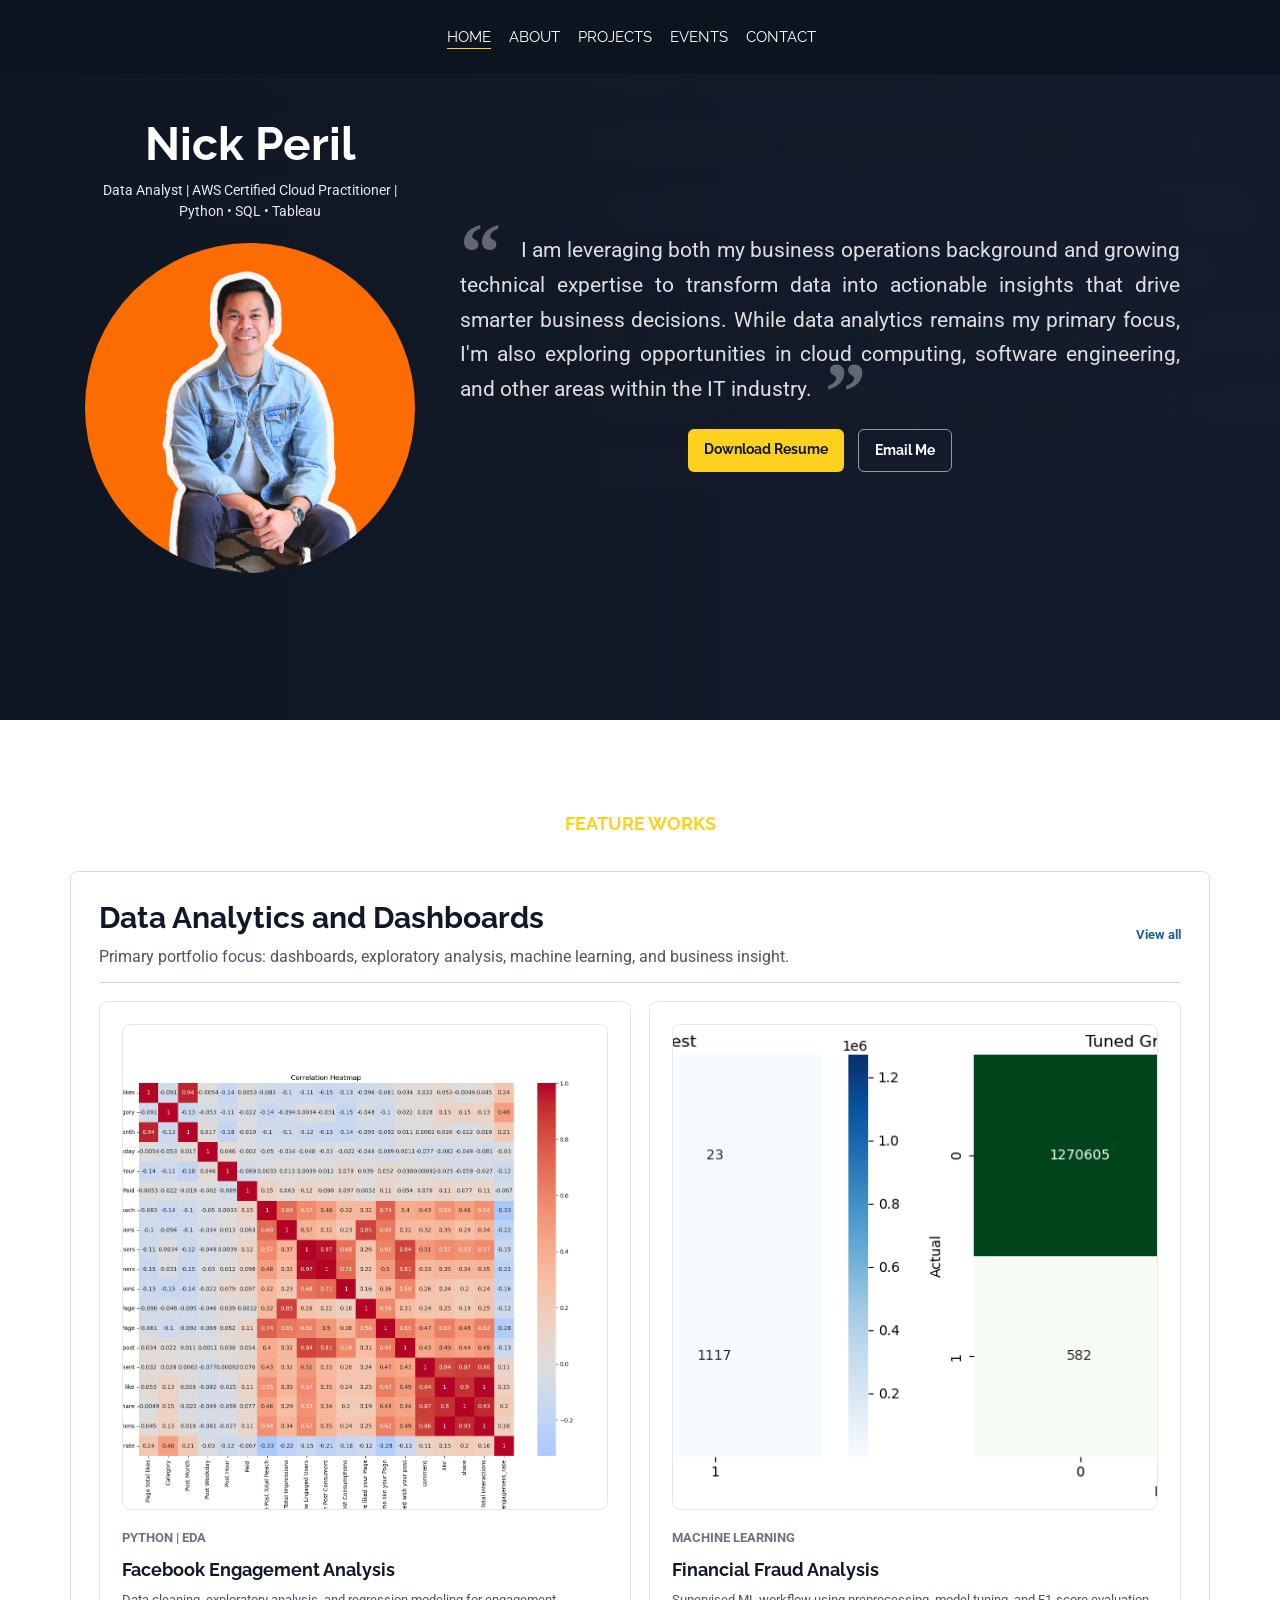
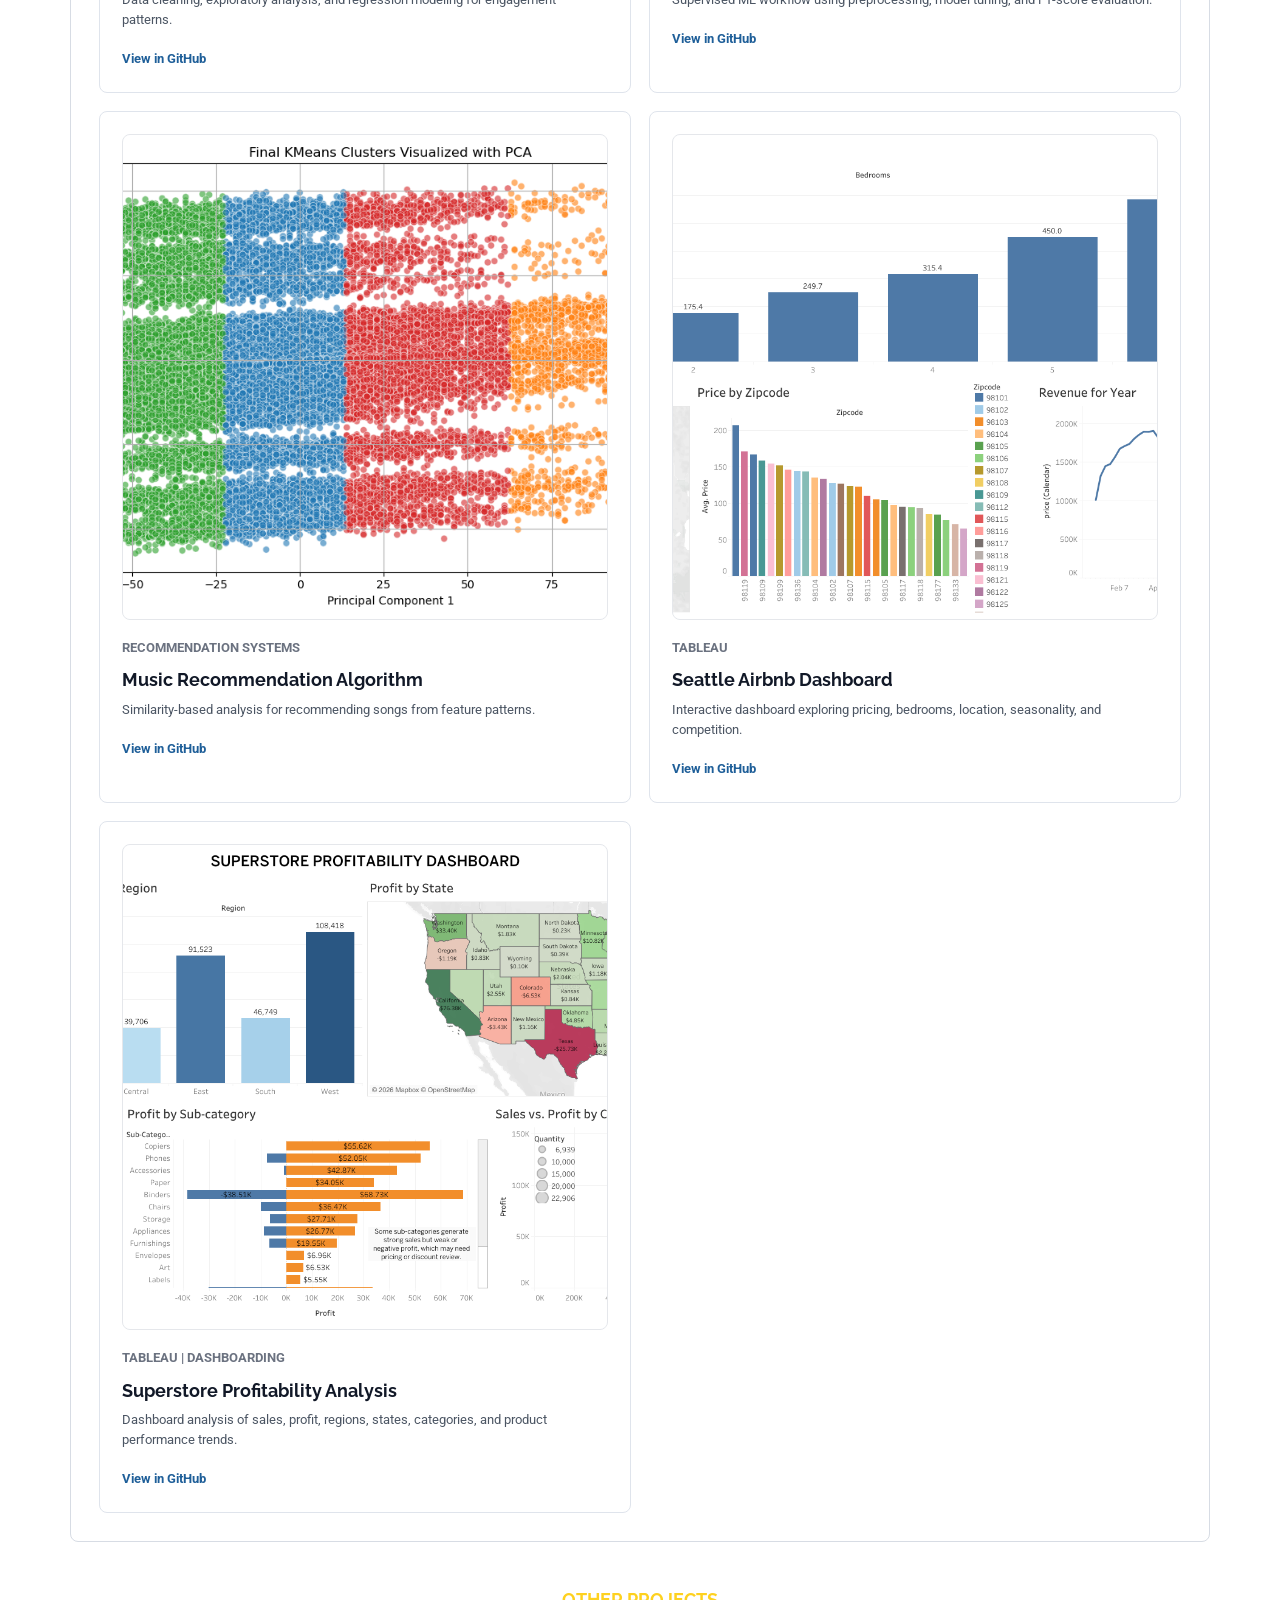
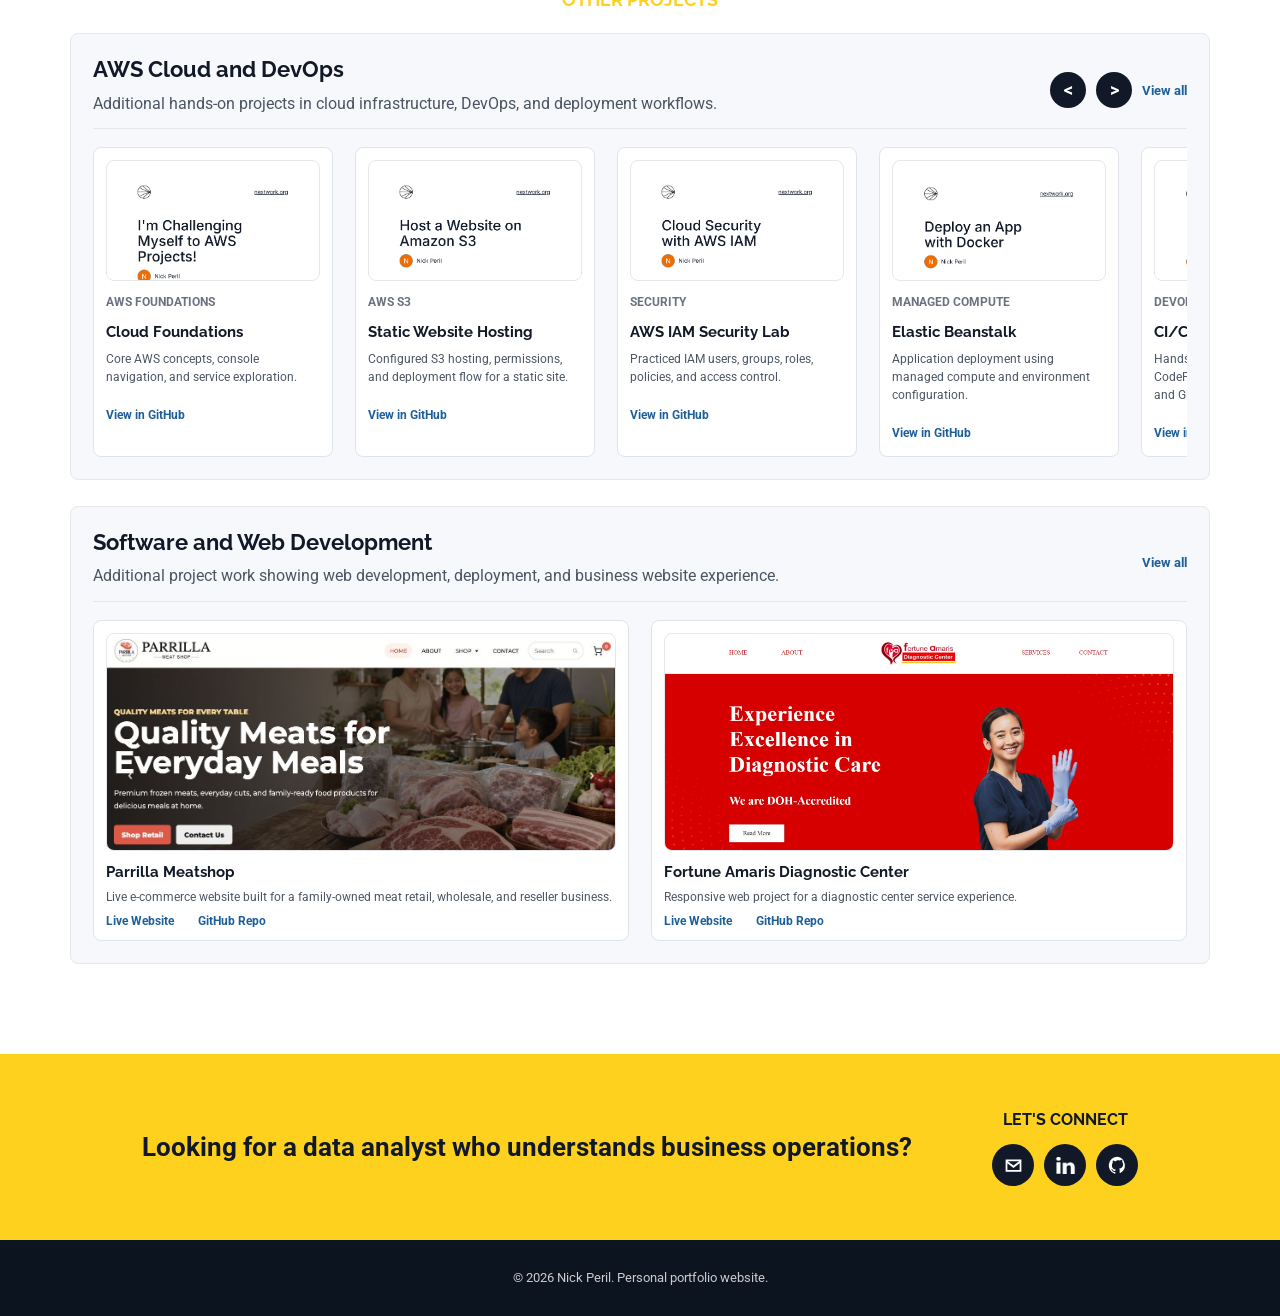
<file: index.html>
<!DOCTYPE html>
<html lang="en">
<head>
  <meta charset="utf-8" />
  <meta http-equiv="X-UA-Compatible" content="IE=edge" />
  <meta name="viewport" content="width=device-width, initial-scale=1, shrink-to-fit=no" />
  <meta name="description" content="Nicanor Peril portfolio: data analytics, AWS cloud, software development, and career-change journey from sales and operations into IT." />
  <meta name="author" content="Nicanor Peril" />
  <title>Nicanor Peril | Data Analyst Portfolio</title>
  <link rel="stylesheet" type="text/css" href="css/bootstrap.css" />
  <link href="https://fonts.googleapis.com/css?family=Raleway:400,700|Roboto:400,700&display=swap" rel="stylesheet" />
  <link href="css/style.css" rel="stylesheet" />
  <link href="css/responsive.css" rel="stylesheet" />
</head>
<body>
  <div class="hero_area portfolio-hero">
    <header class="header_section">
      <div class="container-fluid">
        <nav class="navbar navbar-expand-lg custom_nav-container pt-3">
          <a class="navbar-brand empty-brand" href="index.html" aria-label="Home"></a>
          <button class="navbar-toggler" type="button" data-toggle="collapse" data-target="#navbarSupportedContent">
            <span class="navbar-toggler-icon"></span>
          </button>
          <div class="collapse navbar-collapse" id="navbarSupportedContent">
            <ul class="navbar-nav ml-auto">
              <li class="nav-item active"><a class="nav-link pl-0" href="index.html">Home</a></li>
              <li class="nav-item"><a class="nav-link" href="about.html">About</a></li>
              <li class="nav-item"><a class="nav-link" href="projects.html">Projects</a></li>
              <li class="nav-item"><a class="nav-link" href="events.html">Events</a></li>
              <li class="nav-item"><a class="nav-link" href="contact.html">Contact</a></li>
            </ul>
          </div>
        </nav>
      </div>
    </header>

    <section class="portfolio-hero-content">
      <div class="container">
        <div class="row align-items-center">
          <div class="col-lg-4">
            <div class="hero-profile">
              <div class="hero-profile-caption">
                <h1>Nick Peril</h1>
                <span>Data Analyst | AWS Certified Cloud Practitioner | Python • SQL • Tableau</span>
              </div>
              <img src="assets/profile/nick-peril.png" alt="Nick Peril" />
            </div>
          </div>
          <div class="col-lg-8">
            <blockquote class="hero-lede">
              <span class="quote-mark quote-open" aria-hidden="true">“</span>
              I am leveraging both my business operations background and growing technical expertise to transform data into actionable insights that drive smarter business decisions. While data analytics remains my primary focus, I'm also exploring opportunities in cloud computing, software engineering, and other areas within the IT industry.
              <span class="quote-close-wrap" aria-hidden="true"><span class="quote-mark quote-close">”</span></span>
            </blockquote>
            <div class="hero-actions">
              <a class="primary-btn" href="assets/resume/Nicanor_Peril_Data_Analyst_Resume.pdf" download>Download Resume</a>
              <a class="secondary-btn" href="mailto:nicanorjr.peril@gmail.com">Email Me</a>
            </div>
          </div>
        </div>
      </div>
    </section>
  </div>

  <main>
    <section class="showcase-section layout_padding">
      <div class="container">
        <div class="section-title">
          <p class="eyebrow">Feature works</p>
        </div>

        <div class="strand-block primary-strand">
          <div class="strand-heading">
            <div>
              <h3>Data Analytics and Dashboards</h3>
              <p>Primary portfolio focus: dashboards, exploratory analysis, machine learning, and business insight.</p>
            </div>
            <div class="strand-tools">
              <a href="projects.html#data">View all</a>
            </div>
          </div>
          <div class="data-project-grid" id="data-projects">
            <article class="project-card">
              <img class="project-thumb" src="assets/project-thumbs/facebook-heatmap.png" alt="Facebook engagement correlation heatmap" />
              <span>Python | EDA</span>
              <h4>Facebook Engagement Analysis</h4>
              <p>Data cleaning, exploratory analysis, and regression modeling for engagement patterns.</p>
              <a href="https://github.com/nicolous-peril/facebook-engagement-analysis">View in GitHub</a>
            </article>
            <article class="project-card">
              <img class="project-thumb" src="assets/project-thumbs/fraud-confusion-matrix.png" alt="Financial fraud model confusion matrix" />
              <span>Machine Learning</span>
              <h4>Financial Fraud Analysis</h4>
              <p>Supervised ML workflow using preprocessing, model tuning, and F1-score evaluation.</p>
              <a href="https://github.com/nicolous-peril/financial-fraud-analysis">View in GitHub</a>
            </article>
            <article class="project-card">
              <img class="project-thumb" src="assets/project-thumbs/music-clusters.png" alt="Music recommendation clustering chart" />
              <span>Recommendation Systems</span>
              <h4>Music Recommendation Algorithm</h4>
              <p>Similarity-based analysis for recommending songs from feature patterns.</p>
              <a href="https://github.com/nicolous-peril/music-recommendation-algorithm">View in GitHub</a>
            </article>
            <article class="project-card">
              <img class="project-thumb" src="assets/project-thumbs/airbnb-dashboard.png" alt="Seattle Airbnb Tableau dashboard preview" />
              <span>Tableau</span>
              <h4>Seattle Airbnb Dashboard</h4>
              <p>Interactive dashboard exploring pricing, bedrooms, location, seasonality, and competition.</p>
              <a href="https://github.com/nicolous-peril/airbnb-tableau-project">View in GitHub</a>
            </article>
            <article class="project-card">
              <img class="project-thumb" src="assets/project-thumbs/superstore-dashboard.png" alt="Superstore profitability Tableau dashboard preview" />
              <span>Tableau | Dashboarding</span>
              <h4>Superstore Profitability Analysis</h4>
              <p>Dashboard analysis of sales, profit, regions, states, categories, and product performance trends.</p>
              <a href="https://github.com/nicolous-peril/superstore-dashboard">View in GitHub</a>
            </article>
          </div>
        </div>

        <div class="other-projects-heading">
          <p class="eyebrow">Other projects</p>
        </div>

        <div class="supporting-strands">
        <div class="strand-block supporting-strand">
          <div class="strand-heading">
            <div>
              <h3>AWS Cloud and DevOps</h3>
              <p>Additional hands-on projects in cloud infrastructure, DevOps, and deployment workflows.</p>
            </div>
            <div class="strand-tools">
              <button class="carousel-button" type="button" data-scroll-target="cloud-carousel" data-dir="-1" aria-label="Previous cloud projects">&lt;</button>
              <button class="carousel-button" type="button" data-scroll-target="cloud-carousel" data-dir="1" aria-label="Next cloud projects">&gt;</button>
              <a href="projects.html#cloud">View all</a>
            </div>
          </div>
          <div class="project-row" id="cloud-carousel">
            <article class="project-card">
              <img class="project-thumb" src="assets/project-thumbs/legendary-aws-beginners-challenge.pdf.png" alt="AWS cloud foundations report preview" />
              <span>AWS Foundations</span>
              <h4>Cloud Foundations</h4>
              <p>Core AWS concepts, console navigation, and service exploration.</p>
              <a href="https://github.com/nicolous-peril/aws-cloud-foundations">View in GitHub</a>
            </article>
            <article class="project-card">
              <img class="project-thumb" src="assets/project-thumbs/legendary-aws-host-a-website-on-s3.pdf.png" alt="AWS S3 static website hosting report preview" />
              <span>AWS S3</span>
              <h4>Static Website Hosting</h4>
              <p>Configured S3 hosting, permissions, and deployment flow for a static site.</p>
              <a href="https://github.com/nicolous-peril/aws-s3-static-website-hosting">View in GitHub</a>
            </article>
            <article class="project-card">
              <img class="project-thumb" src="assets/project-thumbs/legendary-aws-security-iam.pdf.png" alt="AWS IAM security report preview" />
              <span>Security</span>
              <h4>AWS IAM Security Lab</h4>
              <p>Practiced IAM users, groups, roles, policies, and access control.</p>
              <a href="https://github.com/nicolous-peril/aws-iam-security-lab">View in GitHub</a>
            </article>
            <article class="project-card">
              <img class="project-thumb" src="assets/project-thumbs/legendary-aws-compute-eb.pdf.png" alt="Elastic Beanstalk deployment report preview" />
              <span>Managed Compute</span>
              <h4>Elastic Beanstalk</h4>
              <p>Application deployment using managed compute and environment configuration.</p>
              <a href="https://github.com/nicolous-peril/aws-elastic-beanstalk-deployment">View in GitHub</a>
            </article>
            <article class="project-card">
              <img class="project-thumb" src="assets/project-thumbs/legendary-aws-devops-codepipeline-updated.pdf.png" alt="AWS CodePipeline report preview" />
              <span>DevOps</span>
              <h4>CI/CD CodePipeline</h4>
              <p>Hands-on pipeline practice with CodePipeline, CodeBuild, CodeDeploy, and GitHub.</p>
              <a href="https://github.com/nicolous-peril/aws-cicd-pipeline-codepipeline">View in GitHub</a>
            </article>
            <article class="project-card">
              <img class="project-thumb" src="assets/project-thumbs/legendary-aws-devops-terraform1.pdf.png" alt="AWS Terraform infrastructure report preview" />
              <span>Infrastructure</span>
              <h4>Terraform on AWS</h4>
              <p>Infrastructure as Code practice for repeatable AWS resource provisioning.</p>
              <a href="https://github.com/nicolous-peril/aws-terraform-infrastructure">View in GitHub</a>
            </article>
            <article class="project-card">
              <img class="project-thumb" src="assets/project-thumbs/legendary-aws-compute-eks1.pdf.png" alt="AWS EKS Kubernetes report preview" />
              <span>Docker | Kubernetes</span>
              <h4>AWS EKS Cluster</h4>
              <p>Container orchestration practice with AWS infrastructure and Kubernetes concepts.</p>
              <a href="https://github.com/nicolous-peril/aws-eks-kubernetes-cluster">View in GitHub</a>
            </article>
            <article class="project-card">
              <img class="project-thumb" src="assets/project-thumbs/legendary-aws-ai-lex.pdf.png" alt="Amazon Lex chatbot report preview" />
              <span>Conversational AI</span>
              <h4>Amazon Lex Chatbot</h4>
              <p>Built chatbot flows with intents, utterances, slots, and testing.</p>
              <a href="https://github.com/nicolous-peril/aws-lex-chatbot">View in GitHub</a>
            </article>
          </div>
        </div>

        <div class="strand-block supporting-strand software-strand">
          <div class="strand-heading">
            <div>
              <h3>Software and Web Development</h3>
              <p>Additional project work showing web development, deployment, and business website experience.</p>
            </div>
            <div class="strand-tools">
              <a href="projects.html#software">View all</a>
            </div>
          </div>
          <div class="project-row" id="software-carousel">
            <article class="project-card image-card">
              <img class="project-thumb" src="assets/project-thumbs/parrilla-meatshop-live-homepage.jpg" alt="Parrilla Meat Shop live website homepage preview" />
              <h4>Parrilla Meatshop</h4>
              <p>Live e-commerce website built for a family-owned meat retail, wholesale, and reseller business.</p>
              <div class="card-links">
                <a href="https://www.parrillameatshop.com" target="_blank" rel="noopener noreferrer">Live Website</a>
                <a href="https://github.com/nicolous-peril/parrilla-meatshop" target="_blank" rel="noopener noreferrer">GitHub Repo</a>
              </div>
            </article>
            <article class="project-card image-card">
              <img class="project-thumb" src="assets/project-thumbs/fortune-landing.jpg" alt="Fortune Amaris website preview" />
              <h4>Fortune Amaris Diagnostic Center</h4>
              <p>Responsive web project for a diagnostic center service experience.</p>
              <div class="card-links">
                <a href="https://nicolous-peril.github.io/fortune-amaris/" target="_blank" rel="noopener noreferrer">Live Website</a>
                <a href="https://github.com/nicolous-peril/fortune-amaris" target="_blank" rel="noopener noreferrer">GitHub Repo</a>
              </div>
            </article>
          </div>
        </div>
        </div>
      </div>
    </section>

    <section class="cta-band">
      <div class="container">
        <div class="cta-copy">
          <h2>Looking for a data analyst who understands business operations?</h2>
        </div>
        <div class="professional-links" aria-label="Professional links">
          <p class="eyebrow">Let's connect</p>
          <div class="professional-icon-row">
            <a class="professional-icon" href="mailto:nicanorjr.peril@gmail.com" aria-label="Email Nick Peril">
              <svg viewBox="0 0 24 24" aria-hidden="true">
                <path d="M3 5h18v14H3V5Zm2.4 2 6.6 5 6.6-5H5.4Zm13.6 10V9.5l-7 5.3-7-5.3V17h14Z" />
              </svg>
            </a>
            <a class="professional-icon" href="https://www.linkedin.com/in/nicanorjrperil/" aria-label="LinkedIn profile">
              <img src="images/linkedin.png" alt="" />
            </a>
            <a class="professional-icon github-icon" href="https://github.com/nicolous-peril" aria-label="GitHub profile">
              <svg viewBox="0 0 24 24" aria-hidden="true">
                <path d="M12 2a10 10 0 0 0-3.16 19.49c.5.09.68-.22.68-.48v-1.7c-2.78.6-3.37-1.2-3.37-1.2-.45-1.15-1.1-1.46-1.1-1.46-.9-.62.07-.6.07-.6 1 .07 1.53 1.03 1.53 1.03.89 1.52 2.34 1.08 2.91.83.09-.64.35-1.08.63-1.33-2.22-.25-4.56-1.11-4.56-4.94 0-1.09.39-1.98 1.03-2.68-.1-.25-.45-1.27.1-2.65 0 0 .84-.27 2.75 1.02A9.57 9.57 0 0 1 12 6c.85 0 1.7.11 2.5.33 1.9-1.29 2.74-1.02 2.74-1.02.55 1.38.2 2.4.1 2.65.64.7 1.03 1.59 1.03 2.68 0 3.84-2.34 4.68-4.57 4.93.36.31.68.92.68 1.86v2.76c0 .27.18.58.69.48A10 10 0 0 0 12 2Z" />
              </svg>
            </a>
          </div>
        </div>
      </div>
    </section>
  </main>

  <footer class="site-footer">
    <div class="container">
      <p>&copy; 2026 Nick Peril. Personal portfolio website.</p>
    </div>
  </footer>

  <script src="js/jquery-3.4.1.min.js"></script>
  <script src="js/bootstrap.js"></script>
  <script>
    document.querySelectorAll(".carousel-button").forEach(function(button) {
      button.addEventListener("click", function() {
        var target = document.getElementById(button.dataset.scrollTarget);
        var direction = Number(button.dataset.dir);
        if (!target) return;
        target.scrollBy({ left: direction * 340, behavior: "smooth" });
      });
    });
  </script>
</body>
</html>
</file>
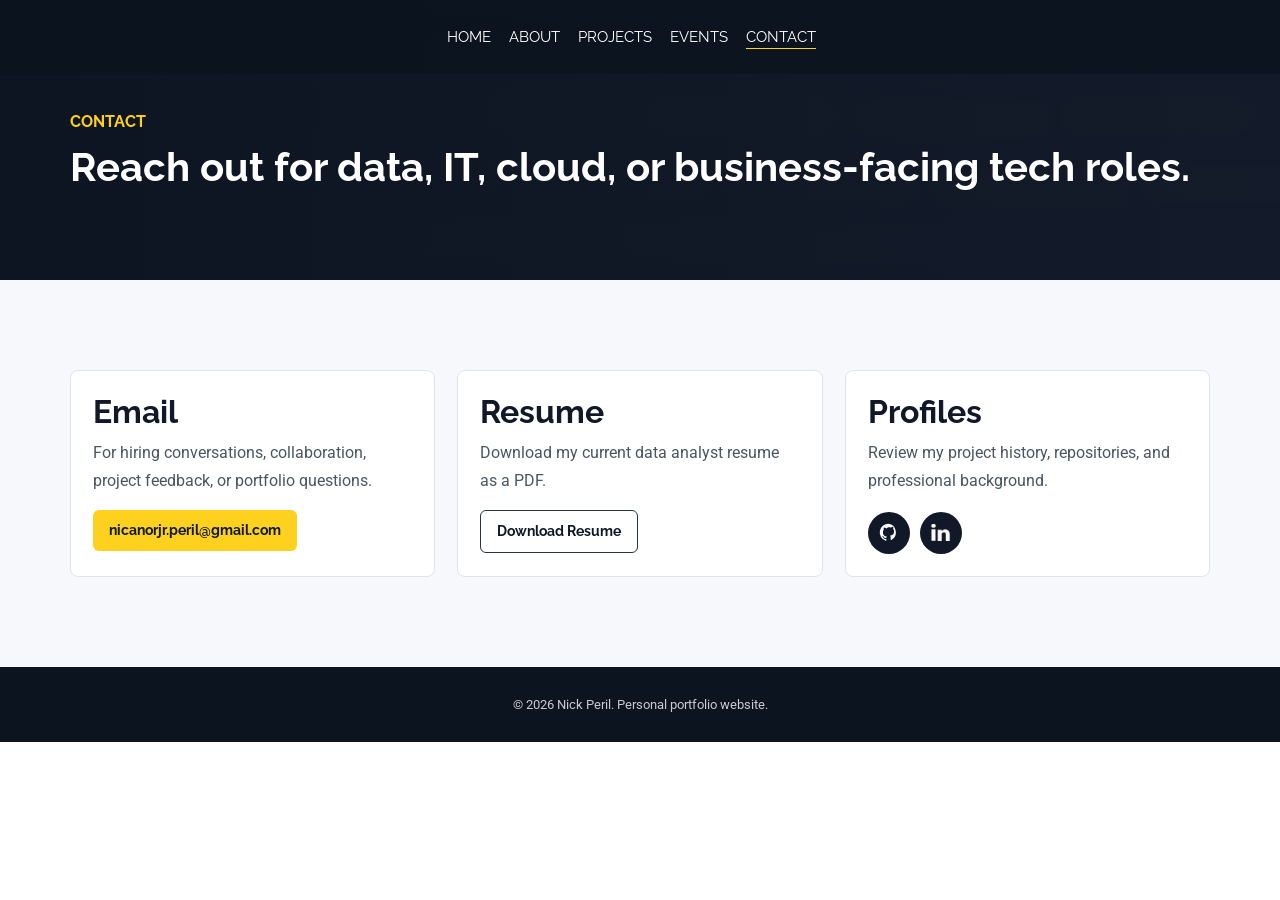
<file: contact.html>
<!DOCTYPE html>
<html lang="en">
<head>
  <meta charset="utf-8" />
  <meta http-equiv="X-UA-Compatible" content="IE=edge" />
  <meta name="viewport" content="width=device-width, initial-scale=1, shrink-to-fit=no" />
  <meta name="description" content="Contact Nicanor Peril for data analyst, IT, cloud, software, and operations opportunities." />
  <title>Contact | Nicanor Peril</title>
  <link rel="stylesheet" type="text/css" href="css/bootstrap.css" />
  <link href="https://fonts.googleapis.com/css?family=Raleway:400,700|Roboto:400,700&display=swap" rel="stylesheet" />
  <link href="css/style.css" rel="stylesheet" />
  <link href="css/responsive.css" rel="stylesheet" />
</head>
<body class="sub_page">
  <div class="hero_area compact-hero">
    <header class="header_section">
      <div class="container-fluid">
        <nav class="navbar navbar-expand-lg custom_nav-container pt-3">
          <a class="navbar-brand empty-brand" href="index.html" aria-label="Home"></a>
          <button class="navbar-toggler" type="button" data-toggle="collapse" data-target="#navbarSupportedContent">
            <span class="navbar-toggler-icon"></span>
          </button>
          <div class="collapse navbar-collapse" id="navbarSupportedContent">
            <ul class="navbar-nav ml-auto">
              <li class="nav-item"><a class="nav-link pl-0" href="index.html">Home</a></li>
              <li class="nav-item"><a class="nav-link" href="about.html">About</a></li>
              <li class="nav-item"><a class="nav-link" href="projects.html">Projects</a></li>
              <li class="nav-item"><a class="nav-link" href="events.html">Events</a></li>
              <li class="nav-item active"><a class="nav-link" href="contact.html">Contact</a></li>
            </ul>
          </div>
        </nav>
      </div>
    </header>
    <div class="container page-heading compact-page-heading">
      <p class="eyebrow">Contact</p>
      <h1>Reach out for data, IT, cloud, or business-facing tech roles.</h1>
    </div>
  </div>

  <main>
    <section class="contact-panel layout_padding">
      <div class="container">
        <div class="contact-grid">
          <article>
            <h2>Email</h2>
            <p>For hiring conversations, collaboration, project feedback, or portfolio questions.</p>
            <a class="primary-btn" href="mailto:nicanorjr.peril@gmail.com">nicanorjr.peril@gmail.com</a>
          </article>
          <article>
            <h2>Resume</h2>
            <p>Download my current data analyst resume as a PDF.</p>
            <a class="secondary-btn dark" href="assets/resume/Nicanor_Peril_Data_Analyst_Resume.pdf" download>Download Resume</a>
          </article>
          <article>
            <h2>Profiles</h2>
            <p>Review my project history, repositories, and professional background.</p>
            <div class="professional-icon-row profile-icon-row">
              <a class="professional-icon github-icon" href="https://github.com/nicolous-peril" aria-label="GitHub profile">
                <svg viewBox="0 0 24 24" aria-hidden="true">
                  <path d="M12 2a10 10 0 0 0-3.16 19.49c.5.09.68-.22.68-.48v-1.7c-2.78.6-3.37-1.2-3.37-1.2-.45-1.15-1.1-1.46-1.1-1.46-.9-.62.07-.6.07-.6 1 .07 1.53 1.03 1.53 1.03.89 1.52 2.34 1.08 2.91.83.09-.64.35-1.08.63-1.33-2.22-.25-4.56-1.11-4.56-4.94 0-1.09.39-1.98 1.03-2.68-.1-.25-.45-1.27.1-2.65 0 0 .84-.27 2.75 1.02A9.57 9.57 0 0 1 12 6c.85 0 1.7.11 2.5.33 1.9-1.29 2.74-1.02 2.74-1.02.55 1.38.2 2.4.1 2.65.64.7 1.03 1.59 1.03 2.68 0 3.84-2.34 4.68-4.57 4.93.36.31.68.92.68 1.86v2.76c0 .27.18.58.69.48A10 10 0 0 0 12 2Z" />
                </svg>
              </a>
              <a class="professional-icon" href="https://www.linkedin.com/in/nicanorjrperil/" aria-label="LinkedIn profile">
                <img src="images/linkedin.png" alt="" />
              </a>
            </div>
          </article>
        </div>
      </div>
    </section>
  </main>

  <footer class="site-footer">
    <div class="container">
      <p>&copy; 2026 Nick Peril. Personal portfolio website.</p>
    </div>
  </footer>

  <script src="js/jquery-3.4.1.min.js"></script>
  <script src="js/bootstrap.js"></script>
</body>
</html>
</file>
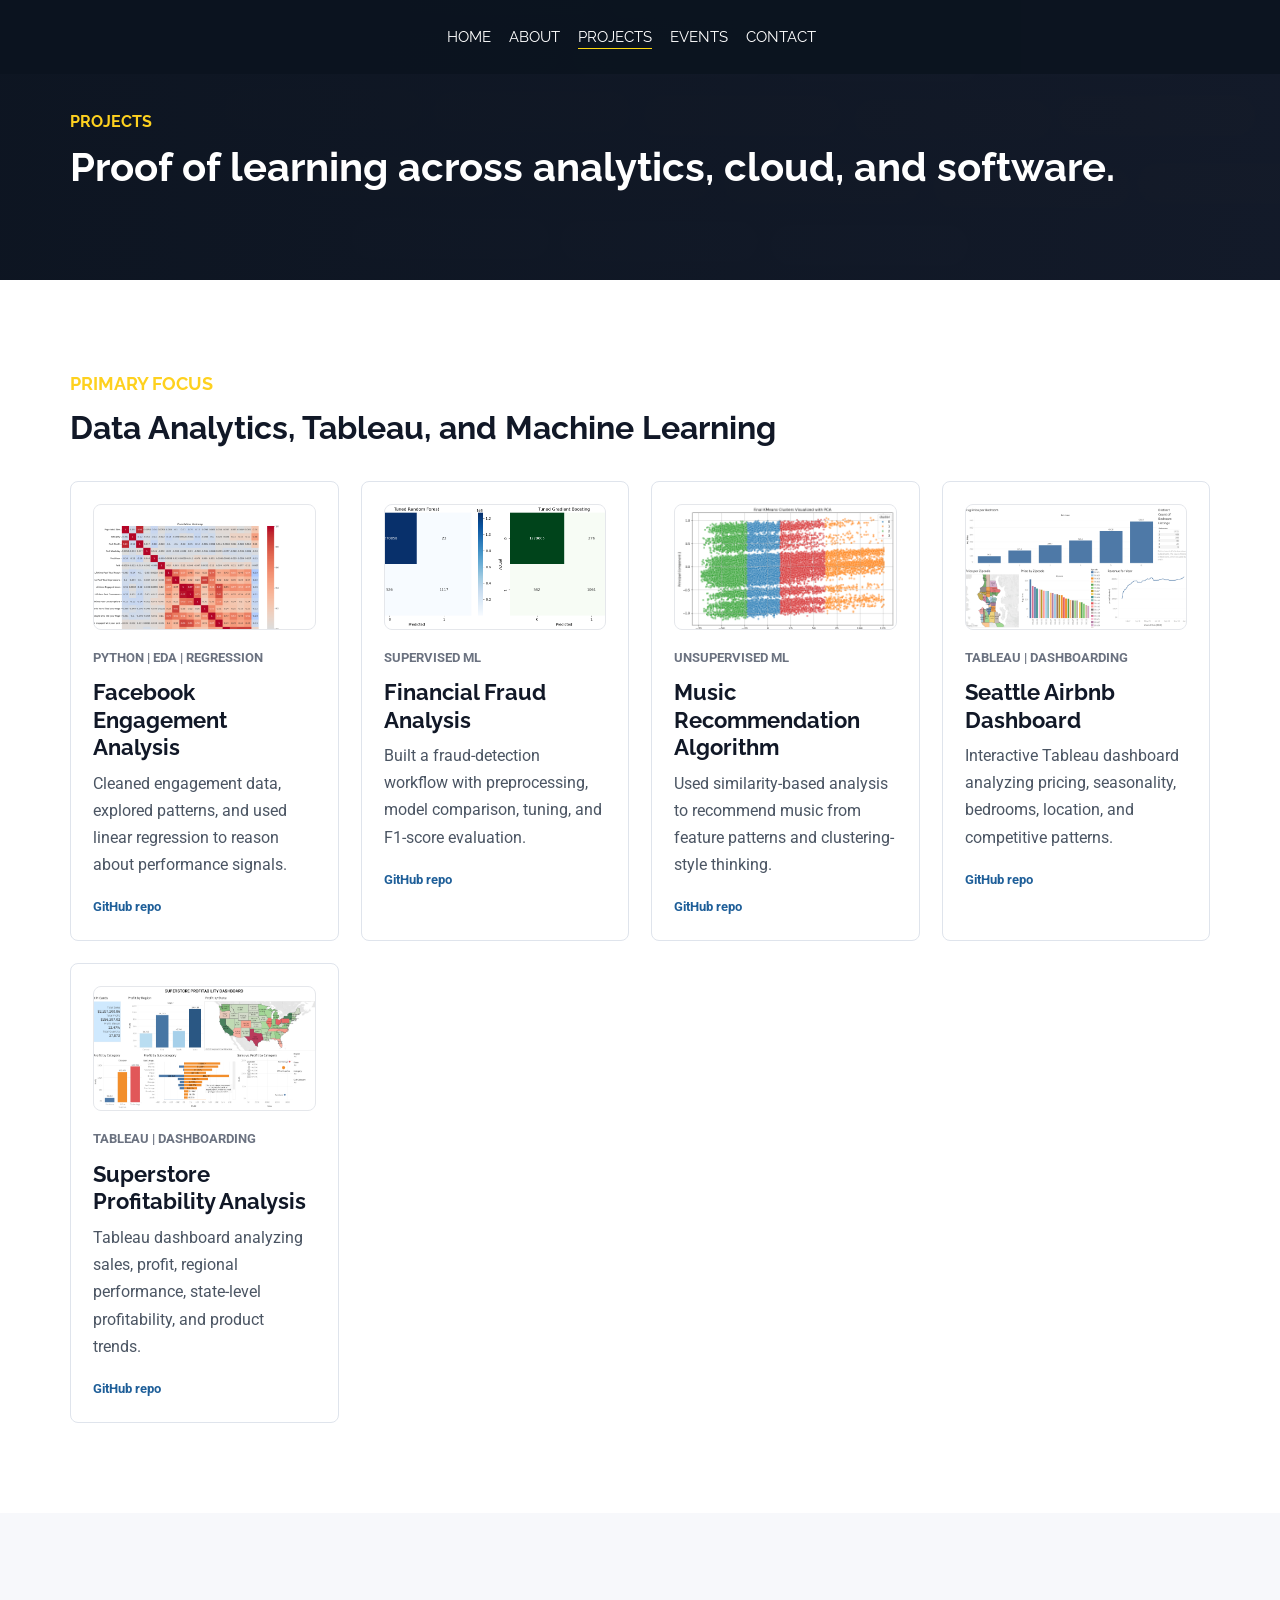
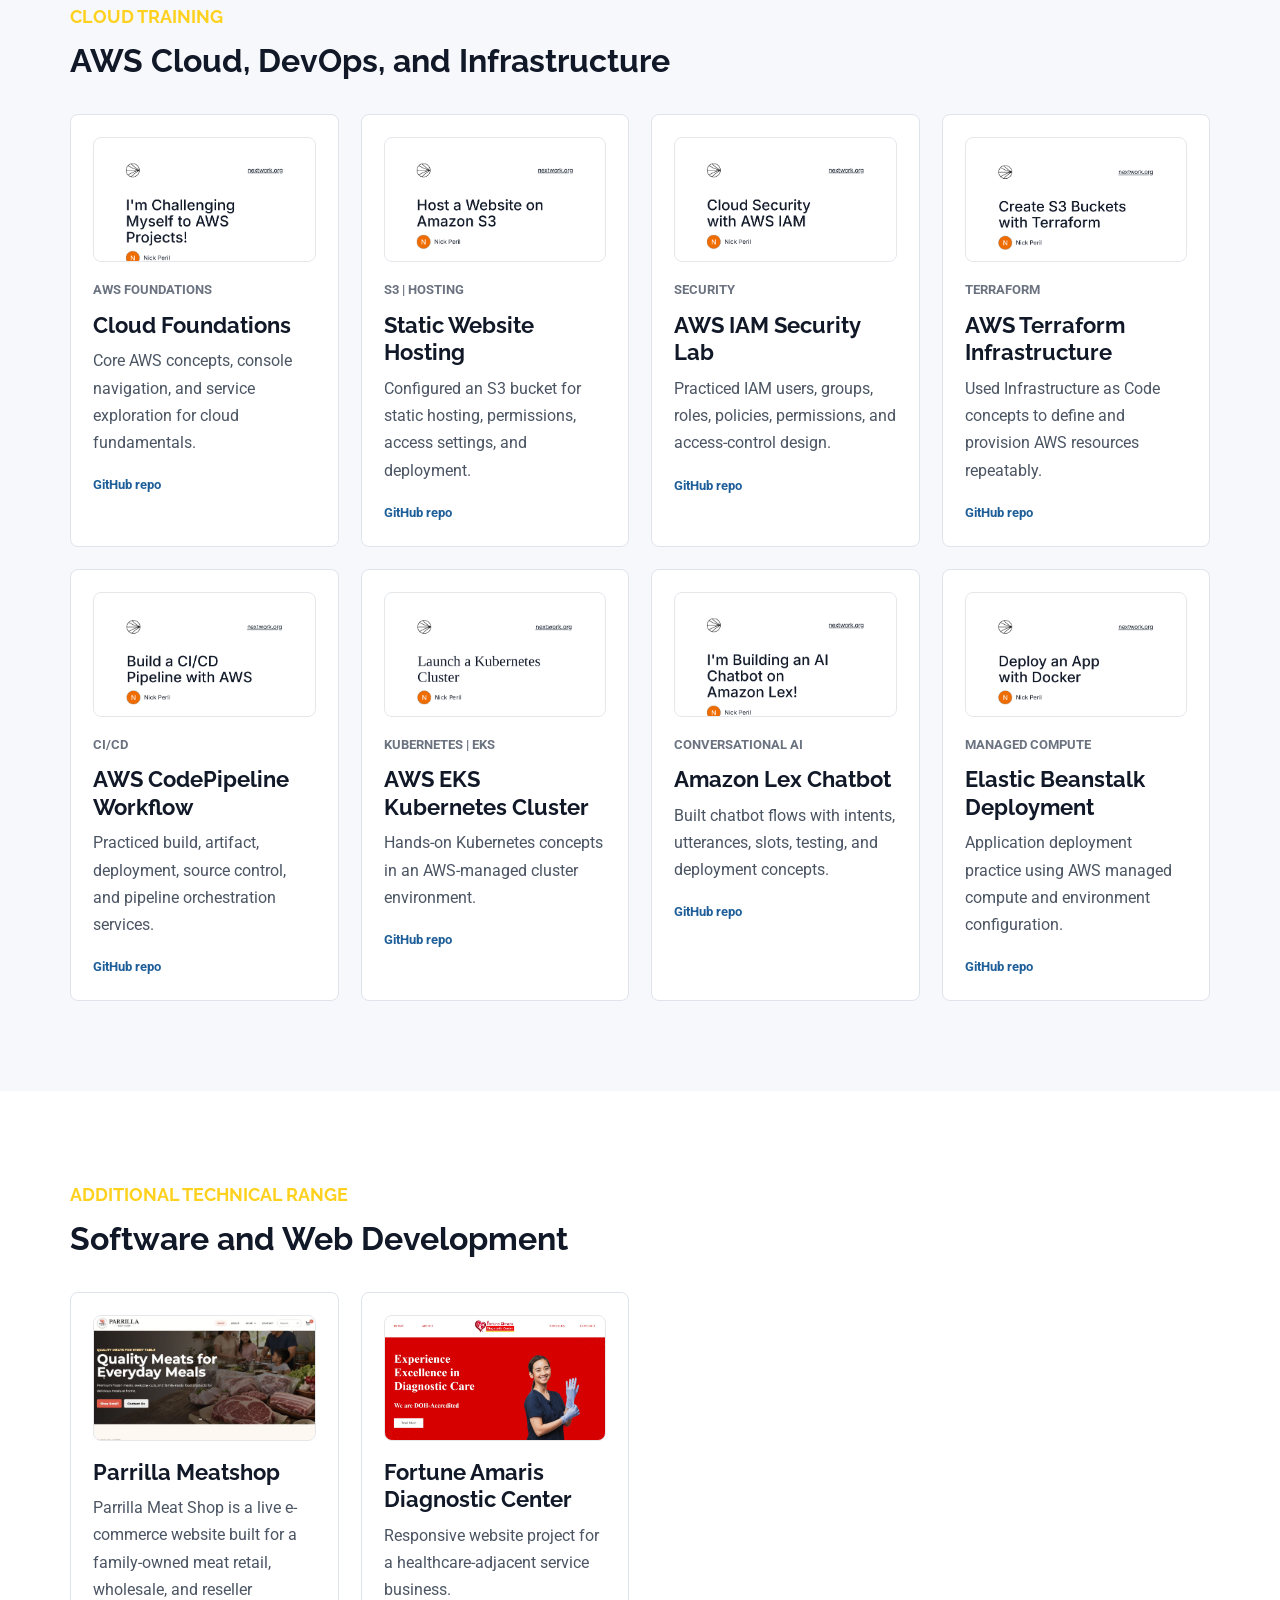
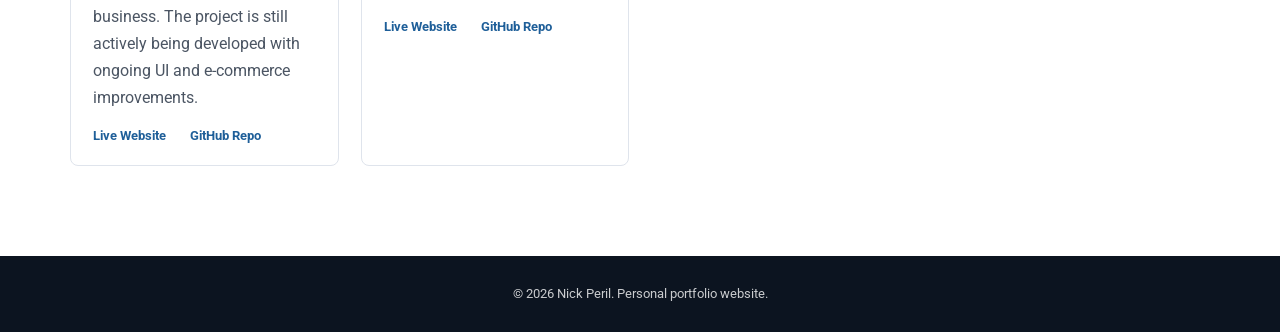
<file: projects.html>
<!DOCTYPE html>
<html lang="en">
<head>
  <meta charset="utf-8" />
  <meta http-equiv="X-UA-Compatible" content="IE=edge" />
  <meta name="viewport" content="width=device-width, initial-scale=1, shrink-to-fit=no" />
  <meta name="description" content="Nicanor Peril projects in data analytics, Tableau, AWS cloud, DevOps, software development, and machine learning." />
  <title>Projects | Nicanor Peril</title>
  <link rel="stylesheet" type="text/css" href="css/bootstrap.css" />
  <link href="https://fonts.googleapis.com/css?family=Raleway:400,700|Roboto:400,700&display=swap" rel="stylesheet" />
  <link href="css/style.css" rel="stylesheet" />
  <link href="css/responsive.css" rel="stylesheet" />
</head>
<body class="sub_page">
  <div class="hero_area compact-hero">
    <header class="header_section">
      <div class="container-fluid">
        <nav class="navbar navbar-expand-lg custom_nav-container pt-3">
          <a class="navbar-brand empty-brand" href="index.html" aria-label="Home"></a>
          <button class="navbar-toggler" type="button" data-toggle="collapse" data-target="#navbarSupportedContent">
            <span class="navbar-toggler-icon"></span>
          </button>
          <div class="collapse navbar-collapse" id="navbarSupportedContent">
            <ul class="navbar-nav ml-auto">
              <li class="nav-item"><a class="nav-link pl-0" href="index.html">Home</a></li>
              <li class="nav-item"><a class="nav-link" href="about.html">About</a></li>
              <li class="nav-item active"><a class="nav-link" href="projects.html">Projects</a></li>
              <li class="nav-item"><a class="nav-link" href="events.html">Events</a></li>
              <li class="nav-item"><a class="nav-link" href="contact.html">Contact</a></li>
            </ul>
          </div>
        </nav>
      </div>
    </header>
    <div class="container page-heading compact-page-heading">
      <p class="eyebrow">Projects</p>
      <h1>Proof of learning across analytics, cloud, and software.</h1>
    </div>
  </div>

  <main class="project-index">
    <section id="data" class="layout_padding">
      <div class="container">
        <div class="section-title left">
          <p class="eyebrow">Primary focus</p>
          <h2>Data Analytics, Tableau, and Machine Learning</h2>
        </div>
        <div class="project-grid">
          <article class="project-card">
            <img class="project-thumb" src="assets/project-thumbs/facebook-heatmap.png" alt="Facebook engagement correlation heatmap" />
            <span>Python | EDA | Regression</span>
            <h3>Facebook Engagement Analysis</h3>
            <p>Cleaned engagement data, explored patterns, and used linear regression to reason about performance signals.</p>
            <a href="https://github.com/nicolous-peril/facebook-engagement-analysis">GitHub repo</a>
          </article>
          <article class="project-card">
            <img class="project-thumb" src="assets/project-thumbs/fraud-confusion-matrix.png" alt="Financial fraud model confusion matrix" />
            <span>Supervised ML</span>
            <h3>Financial Fraud Analysis</h3>
            <p>Built a fraud-detection workflow with preprocessing, model comparison, tuning, and F1-score evaluation.</p>
            <a href="https://github.com/nicolous-peril/financial-fraud-analysis">GitHub repo</a>
          </article>
          <article class="project-card">
            <img class="project-thumb" src="assets/project-thumbs/music-clusters.png" alt="Music recommendation clustering chart" />
            <span>Unsupervised ML</span>
            <h3>Music Recommendation Algorithm</h3>
            <p>Used similarity-based analysis to recommend music from feature patterns and clustering-style thinking.</p>
            <a href="https://github.com/nicolous-peril/music-recommendation-algorithm">GitHub repo</a>
          </article>
          <article class="project-card">
            <img class="project-thumb" src="assets/project-thumbs/airbnb-dashboard.png" alt="Seattle Airbnb Tableau dashboard preview" />
            <span>Tableau | Dashboarding</span>
            <h3>Seattle Airbnb Dashboard</h3>
            <p>Interactive Tableau dashboard analyzing pricing, seasonality, bedrooms, location, and competitive patterns.</p>
            <a href="https://github.com/nicolous-peril/airbnb-tableau-project">GitHub repo</a>
          </article>
          <article class="project-card">
            <img class="project-thumb" src="assets/project-thumbs/superstore-dashboard.png" alt="Superstore profitability Tableau dashboard preview" />
            <span>Tableau | Dashboarding</span>
            <h3>Superstore Profitability Analysis</h3>
            <p>Tableau dashboard analyzing sales, profit, regional performance, state-level profitability, and product trends.</p>
            <a href="https://github.com/nicolous-peril/superstore-dashboard">GitHub repo</a>
          </article>
        </div>
      </div>
    </section>

    <section id="cloud" class="alt-section layout_padding">
      <div class="container">
        <div class="section-title left">
          <p class="eyebrow">Cloud training</p>
          <h2>AWS Cloud, DevOps, and Infrastructure</h2>
        </div>
        <div class="project-grid">
          <article class="project-card">
            <img class="project-thumb" src="assets/project-thumbs/legendary-aws-beginners-challenge.pdf.png" alt="AWS cloud foundations report preview" />
            <span>AWS Foundations</span>
            <h3>Cloud Foundations</h3>
            <p>Core AWS concepts, console navigation, and service exploration for cloud fundamentals.</p>
            <a href="https://github.com/nicolous-peril/aws-cloud-foundations">GitHub repo</a>
          </article>
          <article class="project-card">
            <img class="project-thumb" src="assets/project-thumbs/legendary-aws-host-a-website-on-s3.pdf.png" alt="AWS S3 static website hosting report preview" />
            <span>S3 | Hosting</span>
            <h3>Static Website Hosting</h3>
            <p>Configured an S3 bucket for static hosting, permissions, access settings, and deployment.</p>
            <a href="https://github.com/nicolous-peril/aws-s3-static-website-hosting">GitHub repo</a>
          </article>
          <article class="project-card">
            <img class="project-thumb" src="assets/project-thumbs/legendary-aws-security-iam.pdf.png" alt="AWS IAM security report preview" />
            <span>Security</span>
            <h3>AWS IAM Security Lab</h3>
            <p>Practiced IAM users, groups, roles, policies, permissions, and access-control design.</p>
            <a href="https://github.com/nicolous-peril/aws-iam-security-lab">GitHub repo</a>
          </article>
          <article class="project-card">
            <img class="project-thumb" src="assets/project-thumbs/legendary-aws-devops-terraform1.pdf.png" alt="AWS Terraform infrastructure report preview" />
            <span>Terraform</span>
            <h3>AWS Terraform Infrastructure</h3>
            <p>Used Infrastructure as Code concepts to define and provision AWS resources repeatably.</p>
            <a href="https://github.com/nicolous-peril/aws-terraform-infrastructure">GitHub repo</a>
          </article>
          <article class="project-card">
            <img class="project-thumb" src="assets/project-thumbs/legendary-aws-devops-codepipeline-updated.pdf.png" alt="AWS CodePipeline workflow report preview" />
            <span>CI/CD</span>
            <h3>AWS CodePipeline Workflow</h3>
            <p>Practiced build, artifact, deployment, source control, and pipeline orchestration services.</p>
            <a href="https://github.com/nicolous-peril/aws-cicd-pipeline-codepipeline">GitHub repo</a>
          </article>
          <article class="project-card">
            <img class="project-thumb" src="assets/project-thumbs/legendary-aws-compute-eks1.pdf.png" alt="AWS EKS Kubernetes report preview" />
            <span>Kubernetes | EKS</span>
            <h3>AWS EKS Kubernetes Cluster</h3>
            <p>Hands-on Kubernetes concepts in an AWS-managed cluster environment.</p>
            <a href="https://github.com/nicolous-peril/aws-eks-kubernetes-cluster">GitHub repo</a>
          </article>
          <article class="project-card">
            <img class="project-thumb" src="assets/project-thumbs/legendary-aws-ai-lex.pdf.png" alt="Amazon Lex chatbot report preview" />
            <span>Conversational AI</span>
            <h3>Amazon Lex Chatbot</h3>
            <p>Built chatbot flows with intents, utterances, slots, testing, and deployment concepts.</p>
            <a href="https://github.com/nicolous-peril/aws-lex-chatbot">GitHub repo</a>
          </article>
          <article class="project-card">
            <img class="project-thumb" src="assets/project-thumbs/legendary-aws-compute-eb.pdf.png" alt="Elastic Beanstalk deployment report preview" />
            <span>Managed Compute</span>
            <h3>Elastic Beanstalk Deployment</h3>
            <p>Application deployment practice using AWS managed compute and environment configuration.</p>
            <a href="https://github.com/nicolous-peril/aws-elastic-beanstalk-deployment">GitHub repo</a>
          </article>
        </div>
      </div>
    </section>

    <section id="software" class="layout_padding">
      <div class="container">
        <div class="section-title left">
          <p class="eyebrow">Additional technical range</p>
          <h2>Software and Web Development</h2>
        </div>
        <div class="project-grid">
          <article class="project-card image-card">
            <img class="project-thumb" src="assets/project-thumbs/parrilla-meatshop-live-homepage.jpg" alt="Parrilla Meat Shop live website homepage preview" />
            <h3>Parrilla Meatshop</h3>
            <p>Parrilla Meat Shop is a live e-commerce website built for a family-owned meat retail, wholesale, and reseller business. The project is still actively being developed with ongoing UI and e-commerce improvements.</p>
            <div class="card-links">
              <a href="https://www.parrillameatshop.com" target="_blank" rel="noopener noreferrer">Live Website</a>
              <a href="https://github.com/nicolous-peril/parrilla-meatshop" target="_blank" rel="noopener noreferrer">GitHub Repo</a>
            </div>
          </article>
          <article class="project-card image-card">
            <img class="project-thumb" src="assets/project-thumbs/fortune-landing.jpg" alt="Fortune Amaris website preview" />
            <h3>Fortune Amaris Diagnostic Center</h3>
            <p>Responsive website project for a healthcare-adjacent service business.</p>
            <div class="card-links">
              <a href="https://nicolous-peril.github.io/fortune-amaris/" target="_blank" rel="noopener noreferrer">Live Website</a>
              <a href="https://github.com/nicolous-peril/fortune-amaris" target="_blank" rel="noopener noreferrer">GitHub Repo</a>
            </div>
          </article>
        </div>
      </div>
    </section>
  </main>

  <footer class="site-footer">
    <div class="container">
      <p>&copy; 2026 Nick Peril. Personal portfolio website.</p>
    </div>
  </footer>

  <script src="js/jquery-3.4.1.min.js"></script>
  <script src="js/bootstrap.js"></script>
</body>
</html>
</file>
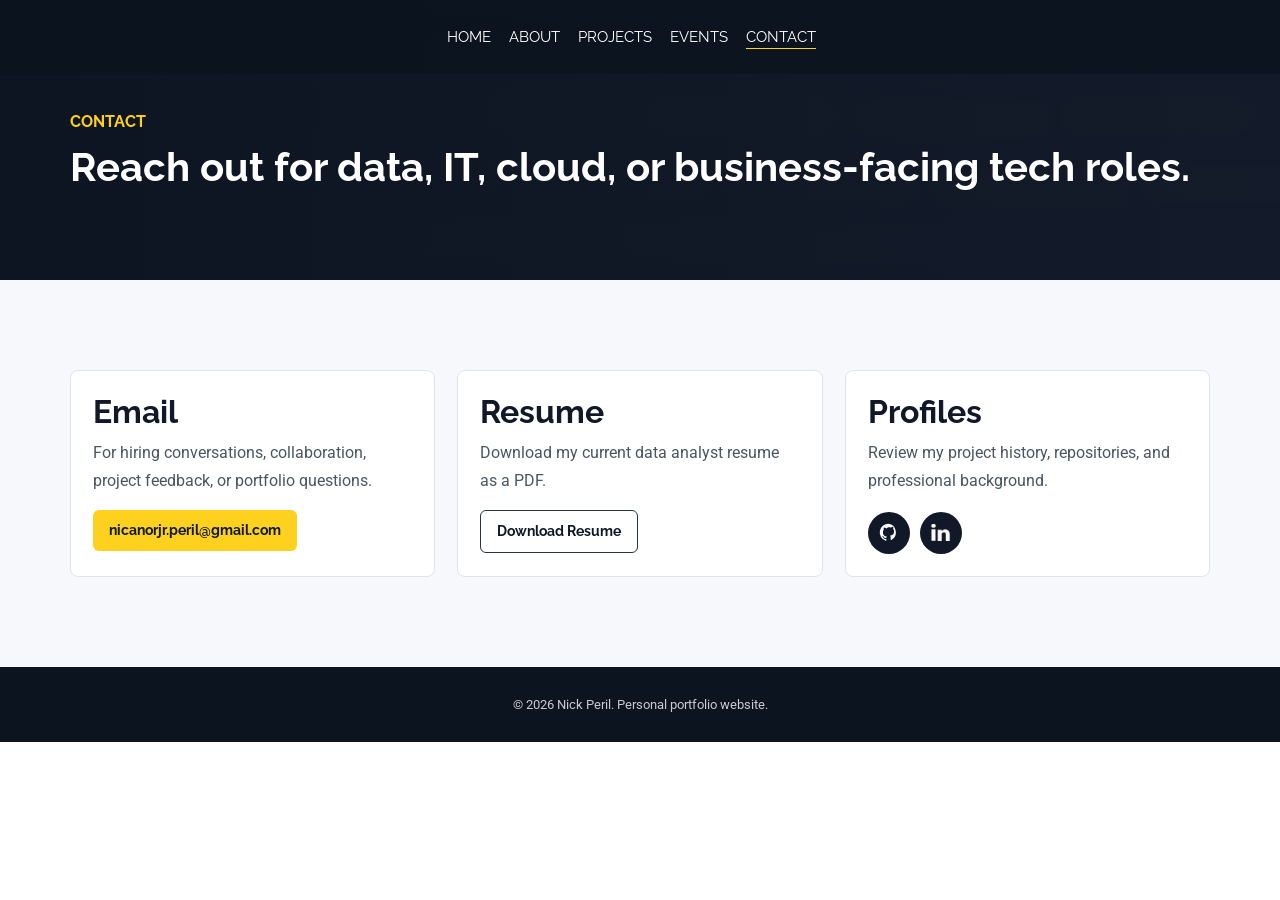
<file: work_with_me.html>
<!DOCTYPE html>
<html lang="en">
<head>
  <meta http-equiv="refresh" content="0; url=contact.html" />
  <title>Work With Me | Nicanor Peril</title>
</head>
<body>
  <p><a href="contact.html">Continue to contact page</a></p>
</body>
</html>
</file>
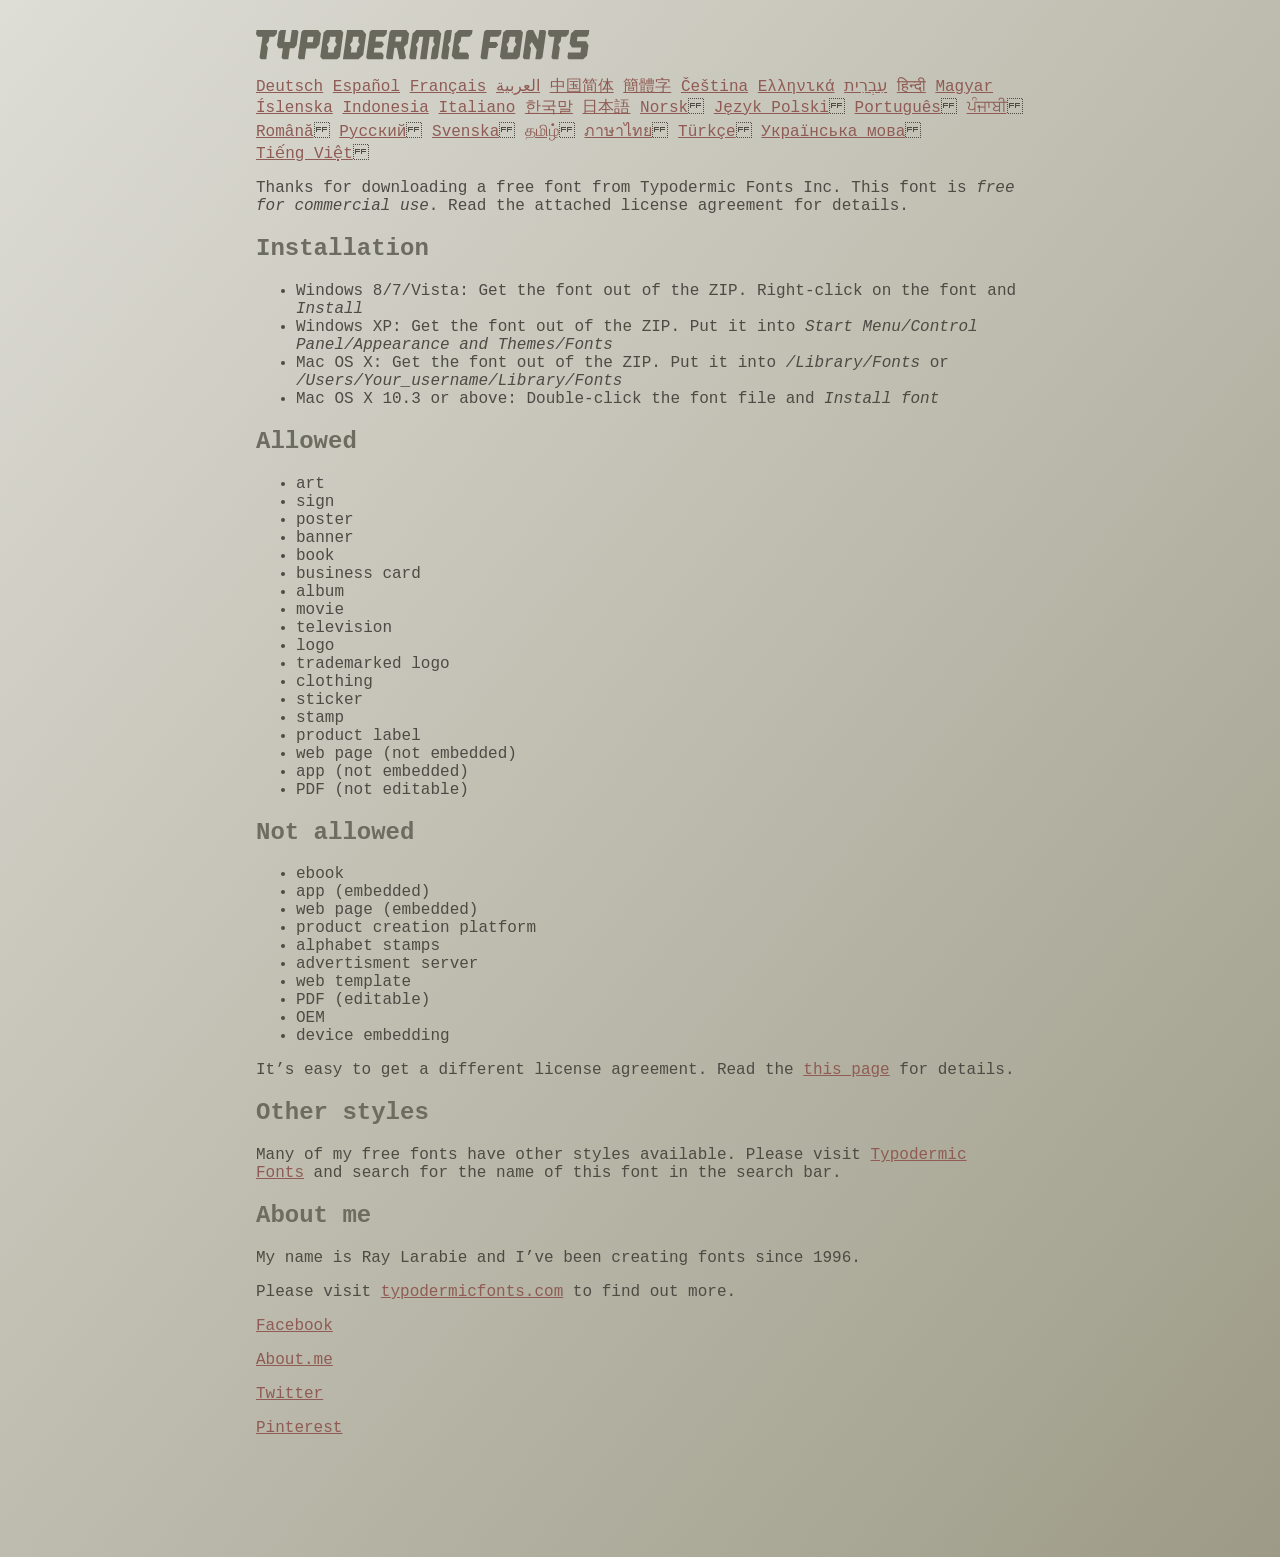
<file: fonts/ethnocentric/read-this.html>
<head>
<meta http-equiv="Content-Type" content="text/html; charset=utf-8">
<title>Typodermic Fonts Inc. Freeware Font instructions 2014</title>
<style type="text/css">
body {
	margin:30px 20% 120px 20%;
	padding:0px;
	font-family:Consolas, Courier, sans-serif;
	color:#4c4b44;
	background-color:#c2c1b3;

/* IE10 Consumer Preview */ 
background-image: -ms-linear-gradient(top left, #DEDDD6 0%, #9D9B87 100%);

/* Mozilla Firefox */ 
background-image: -moz-linear-gradient(top left, #DEDDD6 0%, #9D9B87 100%);

/* Opera */ 
background-image: -o-linear-gradient(top left, #DEDDD6 0%, #9D9B87 100%);

/* Webkit (Safari/Chrome 10) */ 
background-image: -webkit-gradient(linear, left top, right bottom, color-stop(0, #DEDDD6), color-stop(1, #9D9B87));

/* Webkit (Chrome 11+) */ 
background-image: -webkit-linear-gradient(top left, #DEDDD6 0%, #9D9B87 100%);

/* W3C Markup, IE10 Release Preview */ 
background-image: linear-gradient(to bottom right, #DEDDD6 0%, #9D9B87 100%);

	}
h2 {color:#6d6c61;}
a {color:#8f5b54;}
a:hover {color:#ffffff; background-color:#9a998c;}
</style>
</head>

<body>

<svg width="350px" height="30px">
	<path fill="#69685D" d="M0,4.006L0.554,0h20.674l-0.553,4.006l-2.559,2.772h-4.688l-0.682,4.816l-2.515,3.026l1.663,3.07
		l-1.62,11.594H4.987l-1.448-1.79l2.94-20.716H1.791L0,4.006z"/>
	<path fill="#69685D" d="M35.8,0h5.285l1.408,1.791l-1.876,13.343l-2.515,3.111h-4.264l-1.534,11.04h-5.286l-1.449-1.79l1.322-9.25
		h-4.263l-1.705-3.111l1.875-13.343L24.76,0h5.242l-1.706,12.064h5.799L35.8,0z"/>
	<path fill="#69685D" d="M62.09,0l2.899,3.453L63.412,14.58l-3.496,3.962h-9.805l-1.491,10.742h-5.244l-1.493-1.79l3.625-25.704
		L47.469,0H62.09z M50.965,12.362h5.797l0.81-5.583h-5.799L50.965,12.362z"/>
	<path fill="#69685D" d="M64.256,26.642l3.367-24.041L70.523,0h14.664l2.132,2.601l-3.368,24.041l-2.856,2.643H66.431L64.256,26.642
		z M73.335,11.595l-2.514,3.026l1.663,3.07l-0.683,4.816H77.6l0.68-4.816l2.516-3.07l-1.663-3.026l0.681-4.816h-5.796L73.335,11.595
		z"/>
	<path fill="#69685D" d="M86.926,29.285L91.017,0h15.518l3.581,4.307l-2.899,20.673l-4.774,4.305H86.926z M96.345,11.595
		l-2.515,3.026l1.664,3.07l-0.683,4.816h5.798l0.681-4.816l2.516-3.07l-1.663-3.026l0.681-4.816h-5.796L96.345,11.595z"/>
	<path fill="#69685D" d="M127.114,29.285h-15.473l-1.492-1.79l3.624-25.704L115.731,0h15.389l-0.554,4.006l-2.557,2.772h-7.971
		l-0.684,4.816h6.906l1.662,3.026l-2.515,3.111h-6.905l-0.683,4.775h8.057l1.791,2.771L127.114,29.285z"/>
	<path fill="#69685D" d="M150.21,0l2.898,3.453l-1.405,9.977l-3.881,3.452l2.217,10.613l-1.748,1.79h-4.944l-2.387-11.553h-2.6
		l-1.622,11.553h-5.241l-1.493-1.79l3.624-25.704L135.588,0H150.21z M145.691,6.779h-5.796l-0.683,4.816h5.799L145.691,6.779z"/>
	<path fill="#69685D" d="M159.92,29.285h-5.242l-1.492-1.79l3.41-24.042L160.432,0h21.911l2.897,3.453l-3.409,24.042l-1.876,1.79
		h-5.284l1.617-11.594l2.517-3.07l-1.662-3.026l0.681-4.816h-4.092l-3.154,22.506h-6.522l3.155-22.506h-4.134l-0.683,4.816
		l-2.515,3.026l1.663,3.07L159.92,29.285z"/>
	<path fill="#69685D" d="M191.879,29.285h-5.244l-1.492-1.79l3.624-25.704L190.728,0h5.242l-1.619,11.595l-2.516,3.026l1.663,3.07
		L191.879,29.285z"/>
	<path fill="#69685D" d="M213.018,25.279l-0.554,4.006h-13.854l-2.899-3.494l3.156-22.338L202.702,0h13.854l-0.555,4.006
		l-2.558,2.772h-8.1l-0.683,4.816l-2.515,3.026l1.663,3.07l-0.683,4.816h8.1L213.018,25.279z"/>
	<path fill="#69685D" d="M226.007,29.285l-1.492-1.79l3.624-25.704L230.1,0h15.473l-0.554,4.006l-2.557,2.772h-8.058l-0.724,5.115
		h6.818l1.664,3.07l-2.557,3.11h-6.82l-1.535,11.211H226.007z"/>
	<path fill="#69685D" d="M243.903,26.642l3.368-24.041L250.17,0h14.663l2.131,2.601l-3.367,24.041l-2.855,2.643h-14.664
		L243.903,26.642z M252.983,11.595l-2.516,3.026l1.662,3.07l-0.681,4.816h5.796l0.684-4.816l2.515-3.07l-1.664-3.026l0.684-4.816
		h-5.798L252.983,11.595z"/>
	<path fill="#69685D" d="M280.639,19.822l-4.731-7.758l-2.516,3.069l1.662,3.069l-1.533,11.082h-5.244l-1.493-1.79l3.626-25.704
		L272.37,0h4.773l4.902,9.677L283.41,0h5.285l1.407,1.791l-3.623,25.704l-1.877,1.79h-5.285L280.639,19.822z"/>
	<path fill="#69685D" d="M291.926,4.006L292.48,0h20.674l-0.554,4.006l-2.557,2.772h-4.691l-0.681,4.816l-2.516,3.026l1.664,3.07
		l-1.621,11.594h-5.285l-1.451-1.79l2.942-20.716h-4.689L291.926,4.006z"/>
	<path fill="#69685D" d="M325.168,17.478h-9.209l-2.387-3.923l1.45-10.102L318.857,0h14.452l-0.682,4.86l-1.621,1.918h-9.506
		l-0.64,4.561h9.208l2.388,3.878l-1.493,10.572l-3.836,3.494h-14.579l-1.107-1.917l0.682-4.86h12.362L325.168,17.478z"/>
</svg>

<br>

<p translate="no">

<a href="http://translate.google.com/translate?hl=en&sl=en&tl=de&u=http://typodermicfonts.com/wp-content/uploads/2014/02/read-this.html&sandbox=0&usg=ALkJrhivq6___mill12Uw6fPvMWyJxstkw">Deutsch</a>

<a href="http://translate.google.com/translate?hl=en&sl=en&tl=es&u=http://typodermicfonts.com/wp-content/uploads/2014/02/read-this.html&sandbox=0&usg=ALkJrhjAt3cpinDeMTX6Ro8UcZFqaE8K5Q">Español</a>

<a href="http://translate.google.com/translate?hl=en&sl=en&tl=fr&u=http://typodermicfonts.com/wp-content/uploads/2014/02/read-this.html&sandbox=0&usg=ALkJrhjObLPhFyyhwigF-dBoOZ3eXYdDsw">Français</a>

<a href="http://translate.google.com/translate?hl=en&sl=en&tl=ar&u=http://typodermicfonts.com/wp-content/uploads/2014/02/read-this.html&sandbox=0&usg=ALkJrhg2hs-st3zodt-AjmoeuPHfyJsTEg">العربية</a>

<a href="http://translate.google.com/translate?hl=en&sl=en&tl=zh-CN&u=http://typodermicfonts.com/wp-content/uploads/2014/02/read-this.html&sandbox=0&usg=ALkJrhiilVnjG1Ks0DN7UyRqbKExhxAT-Q">中国简体</a>

<a href="http://translate.google.com/translate?hl=en&sl=en&tl=zh-TW&u=http://typodermicfonts.com/wp-content/uploads/2014/02/read-this.html&sandbox=0&usg=ALkJrhiSCPRAYToARlHI4kxIK9eCIFKQhw">簡體字</a>

<a href="http://translate.google.com/translate?hl=en&sl=en&tl=cs&u=http://typodermicfonts.com/wp-content/uploads/2014/02/read-this.html&sandbox=0&usg=ALkJrhj3z2HOOmCXLT-ApYW2SCeBvTGvTA">Čeština</a>

<a href="http://translate.google.com/translate?hl=en&sl=en&tl=el&u=http://typodermicfonts.com/wp-content/uploads/2014/02/read-this.html&sandbox=0&usg=ALkJrhhoORG-43TvZ2NVrll3T0oyOZE0VA">Ελληνικά</a>

<a href="http://translate.google.com/translate?hl=en&sl=en&tl=iw&u=http://typodermicfonts.com/wp-content/uploads/2014/02/read-this.html&sandbox=0&usg=ALkJrhiP4kLXdDxVNuV6-9tHJ8Tbt-1xKw">עִבְרִית</a>

<a href="http://translate.google.com/translate?hl=en&sl=en&tl=hi&u=http://typodermicfonts.com/wp-content/uploads/2014/02/read-this.html&sandbox=0&usg=ALkJrhhJmUufReWrMTSaGKPPOqV7q5jpGQ">हिन्दी</a>

<a href="http://translate.google.com/translate?hl=en&sl=en&tl=hu&u=http://typodermicfonts.com/wp-content/uploads/2014/02/read-this.html&sandbox=0&usg=ALkJrhgfcL_UwP3jkr6Vvq35rkhETFuTug">Magyar</a>

<a href="http://translate.google.com/translate?hl=en&sl=en&tl=is&u=http://typodermicfonts.com/wp-content/uploads/2014/02/read-this.html&sandbox=0&usg=ALkJrhjpK9lELyRP50Vv3RNgqCJDb6d-GQ">Íslenska</a>

<a href="http://translate.google.com/translate?hl=en&sl=en&tl=id&u=http://typodermicfonts.com/wp-content/uploads/2014/02/read-this.html&sandbox=0&usg=ALkJrhiExV3gmyXBUVqcwNiGiUWQSRrgIQ">Indonesia</a>

<a href="http://translate.google.com/translate?hl=en&sl=en&tl=it&u=http://typodermicfonts.com/wp-content/uploads/2014/02/read-this.html&sandbox=0&usg=ALkJrhgMr2_uulaLYRSFz8C34rtcbN6XEg">Italiano</a>

<a href="http://translate.google.com/translate?hl=en&sl=en&tl=ko&u=http://typodermicfonts.com/wp-content/uploads/2014/02/read-this.html&sandbox=0&usg=ALkJrhhl_nNXiOMIiBERq879UXH1XYfZGw">한국말</a>

<a href="http://translate.google.com/translate?hl=en&ie=UTF8&prev=_t&sl=en&tl=ja&u=http://typodermicfonts.com/wp-content/uploads/2014/02/read-this.html&sandbox=0&usg=ALkJrhi2FvSFgSUub72-Sq2moIRAosCiLA">日本語</a>

<a href="http://translate.google.com/translate?hl=en&sl=en&tl=no&u=http://typodermicfonts.com/wp-content/uploads/2014/02/read-this.html&sandbox=0&usg=ALkJrhhnf9AGd5hfxwA04e1w-tfYPha1ww">Norsk</a>
<a href="http://translate.google.com/translate?hl=en&sl=en&tl=pl&u=http://typodermicfonts.com/wp-content/uploads/2014/02/read-this.html&sandbox=0&usg=ALkJrhjZTe5eJRrZffLe0zgqEHPrMb8pOQ">Język&nbsp;Polski</a>
<a href="http://translate.google.com/translate?hl=en&sl=en&tl=pt-BR&u=http://typodermicfonts.com/wp-content/uploads/2014/02/read-this.html&sandbox=0&usg=ALkJrhg-zp3i6AcZCv02ONjZ5YvkcCFDBw">Português</a>
<a href="http://translate.google.com/translate?hl=en&sl=en&tl=pa&u=http://typodermicfonts.com/wp-content/uploads/2014/02/read-this.html&sandbox=0&usg=ALkJrhhPEMoYvW59_DJT7y6fxgG2IMh23A">ਪੰਜਾਬੀ</a>
<a href="http://translate.google.com/translate?hl=en&sl=en&tl=ro&u=http://typodermicfonts.com/wp-content/uploads/2014/02/read-this.html&sandbox=0&usg=ALkJrhgD0R8zxuQQh-YmFpQTJdvjhAYm2A">Română</a>
<a href="http://translate.google.com/translate?hl=en&sl=en&tl=ru&u=http://typodermicfonts.com/wp-content/uploads/2014/02/read-this.html&sandbox=0&usg=ALkJrhgI6c7Pd-FCcipT4xc2NPTefj5JJg">Русский</a>
<a href="http://translate.google.com/translate?hl=en&sl=en&tl=sv&u=http://typodermicfonts.com/wp-content/uploads/2014/02/read-this.html&sandbox=0&usg=ALkJrhhA8gW_-rjCbZQ5TK46zFMB3_StEQ">Svenska</a>
<a href="http://translate.google.com/translate?hl=en&sl=en&tl=ta&u=http://typodermicfonts.com/wp-content/uploads/2014/02/read-this.html&sandbox=0&usg=ALkJrhiwxxCEPzu3pHBXP-fbTZaOzYqe3g">தமிழ்</a>
<a href="http://translate.google.com/translate?hl=en&sl=en&tl=th&u=http://typodermicfonts.com/wp-content/uploads/2014/02/read-this.html&sandbox=0&usg=ALkJrhjP1N1DRUB1M81k5mi5KnRtt5C2-Q">ภาษาไทย</a>
<a href="http://translate.google.com/translate?hl=en&sl=en&tl=tr&u=http://typodermicfonts.com/wp-content/uploads/2014/02/read-this.html&sandbox=0&usg=ALkJrhiTYbD039OWznCcGyQnMy89_v-1gA">Türkçe</a>
<a href="http://translate.google.com/translate?hl=en&sl=en&tl=uk&u=http%3A%2F%2Ftypodermicfonts.com%2Fwp-content%2Fuploads%2F2014%2F02%2Fread-this.html">Українська&nbsp;мова</a>
<a href="http://translate.google.com/translate?hl=en&sl=en&tl=vi&u=http://typodermicfonts.com/wp-content/uploads/2014/02/read-this.html&sandbox=0&usg=ALkJrhirTQPOLCZognLpxOvJQT_158y07A">Tiếng&nbsp;Việt</a>
</p>


<p>Thanks for downloading a free font from <span translate="no">Typodermic Fonts Inc.</span> This font is <em>free for commercial use</em>. Read the attached license agreement for details.</p>


<h2>Installation</h2>

<ul>
<li>Windows 8/7/Vista: Get the font out of the ZIP. Right-click on the font and <em>Install</em>
<li>Windows XP: Get the font out of the ZIP. Put it into <cite translate="no">Start Menu/Control Panel/Appearance and Themes/Fonts</cite>
<li>Mac OS X: Get the font out of the ZIP. Put it into <cite translate="no">/Library/Fonts</cite> or <cite translate="no">/Users/Your_username/Library/Fonts</cite>
<li>Mac OS X 10.3 or above: Double-click the font file and <em>Install font</em>
</ul>


<h2>Allowed</h2>

<ul>
<li>art
<li>sign
<li>poster
<li>banner
<li>book
<li>business card
<li>album
<li>movie
<li>television
<li>logo
<li>trademarked logo
<li>clothing
<li>sticker
<li>stamp
<li>product label
<li>web page (not embedded)
<li>app (not embedded)
<li>PDF (not editable)
</ul>

<h2>Not allowed</h2>

<ul>
<li>ebook
<li>app (embedded)
<li>web page (embedded)
<li>product creation platform
<li>alphabet stamps
<li>advertisment server
<li>web template
<li>PDF (editable)
<li>OEM
<li>device embedding
</ul>

<p>It&rsquo;s easy to get a different license agreement. Read the <a href="http://typodermicfonts.com/custom/">this page</a> for details.</p>

<h2>Other styles</h2>

<p>Many of my free fonts have other styles available. Please visit <a href="http://typodermicfonts.com">Typodermic Fonts</a> and search for the name of this font in the search bar.</p>


<h2>About me</h2>

<p>My name is <span translate="no">Ray Larabie</span> and I&rsquo;ve been creating fonts since 1996.</p>

<p>Please visit <a href="http://typodermicfonts.com">typodermicfonts.com</a> to find out more.</p>

<p translate="no"><a href="https://www.facebook.com/pages/Typodermic-Fonts/7153899975">Facebook</a></p>
<p translate="no"><a href="http://about.me/raylarabie/#">About.me</a></p>
<p translate="no"><p><a href="https://twitter.com/typodermic">Twitter</a></p>
<p translate="no"><p><a href="http://www.pinterest.com/plywood747/">Pinterest</a></p>

</body>
</file>
<file: css/style.css>
body {
  font-family: 'Roboto', sans-serif;
  color: #101010;
  background-color: #ffffff;
}

img {
  max-width: 100%;
}

.layout_padding {
  padding: 90px 0;
}

.layout_padding2 {
  padding: 45px 0;
}

.layout_padding2-top {
  padding-top: 45px;
}

.layout_padding2-bottom {
  padding-bottom: 45px;
}

.layout_padding-top {
  padding-top: 90px;
}

.layout_padding-bottom {
  padding-bottom: 90px;
}

.heading_container {
  display: -webkit-box;
  display: -ms-flexbox;
  display: flex;
  -webkit-box-pack: center;
      -ms-flex-pack: center;
          justify-content: center;
}

.heading_container h2 {
  font-weight: bold;
  color: #323232;
  position: relative;
}

.heading_container h2::before {
  content: "";
  width: 75px;
  height: 1px;
  position: absolute;
  bottom: 0;
  left: 50%;
  -webkit-transform: translateX(-50%);
          transform: translateX(-50%);
  background-color: #fed11f;
}

.section_hr {
  margin: 10px auto;
  width: 1px;
  height: 175px;
  border: none;
  background-color: #000000;
}

/*header section*/
.hero_area {
  background-image: url(../images/hero-bg.jpg);
  background-size: cover;
}

.header_section {
  background: rgba(12, 20, 32, 0.96);
  border-bottom: 0;
  left: 0;
  position: fixed;
  right: 0;
  top: 0;
  z-index: 100000;
}

.sub_page .hero_area {
  height: auto;
}

.hero_area.sub_pages {
  height: auto;
}

.header_section .container-fluid {
  padding-right: 25px;
  padding-left: 25px;
}

.header_section .nav_container {
  margin: 0 auto;
}

.custom_nav-container.navbar-expand-lg .navbar-nav .nav-item .nav-link {
  margin: 10px 45px;
  padding: 0;
  color: #ffffff;
  text-align: center;
  position: relative;
  text-transform: uppercase;
  font-family: 'Raleway', sans-serif;
  font-size: 15px;
}

.custom_nav-container.navbar-expand-lg .navbar-nav .nav-item .nav-link::before {
  display: none;
  content: "";
  width: 100%;
  height: 1px;
  position: absolute;
  bottom: 0;
  left: 0;
  background-color: #fcd811;
}

.custom_nav-container.navbar-expand-lg .navbar-nav .nav-item .nav-link:nth-child(1) {
  margin-left: 0;
}

.custom_nav-container.navbar-expand-lg .navbar-nav .nav-item.active .nav-link::before, .custom_nav-container.navbar-expand-lg .navbar-nav .nav-item:hover .nav-link::before {
  display: block;
}

a,
a:hover,
a:focus {
  text-decoration: none;
}

a:hover,
a:focus {
  color: initial;
}

.btn,
.btn:focus {
  outline: none !important;
  -webkit-box-shadow: none;
          box-shadow: none;
}

.custom_nav-container .nav_search-btn {
  background-image: url(../images/search-icon.png);
  background-size: 22px;
  background-repeat: no-repeat;
  background-position-y: 7px;
  width: 35px;
  height: 35px;
  padding: 0;
  border: none;
}

.navbar-brand {
  font-family: 'Raleway', sans-serif;
}

.navbar-brand img {
  width: 45px;
}

.navbar-brand span {
  font-size: 28px;
  color: #ffffff;
  text-transform: uppercase;
  font-weight: bold;
}

.custom_nav-container {
  z-index: 99999;
  padding: 15px 0;
  -webkit-box-orient: vertical;
  -webkit-box-direction: normal;
      -ms-flex-direction: column;
          flex-direction: column;
  -webkit-box-align: start;
      -ms-flex-align: start;
          align-items: flex-start;
}

.custom_nav-container .navbar-toggler {
  outline: none;
}

.custom_nav-container .navbar-toggler .navbar-toggler-icon {
  background-image: url(../images/menu.png);
  background-size: 40px;
  margin-bottom: 4px;
}

/*end header section*/

/* personal portfolio refresh */
.portfolio-hero {
  min-height: 720px;
  background-image: linear-gradient(90deg, rgba(12, 20, 32, 0.94), rgba(12, 20, 32, 0.78)), url(../images/hero-bg.jpg);
  background-position: center;
}

.compact-hero {
  background-image: linear-gradient(90deg, rgba(12, 20, 32, 0.96), rgba(12, 20, 32, 0.82)), url(../images/hero-bg.jpg);
  background-position: center;
  padding-bottom: 70px;
}

.custom_nav-container {
  -webkit-box-orient: horizontal;
  -webkit-box-direction: normal;
      -ms-flex-direction: row;
          flex-direction: row;
  -webkit-box-align: center;
      -ms-flex-align: center;
          align-items: center;
  -webkit-box-pack: center;
      -ms-flex-pack: center;
          justify-content: center;
  position: relative;
}

.custom_nav-container .navbar-collapse {
  -webkit-box-flex: 0;
      -ms-flex-positive: 0;
          flex-grow: 0;
}

.custom_nav-container .navbar-nav {
  margin-left: 0 !important;
}

.navbar-brand span {
  font-size: 22px;
  letter-spacing: 0;
}

.empty-brand {
  left: 0;
  min-height: 44px;
  min-width: 44px;
  position: absolute;
}

.custom_nav-container.navbar-expand-lg .navbar-nav .nav-item .nav-link {
  margin: 10px 18px;
  letter-spacing: 0;
}

.portfolio-hero-content {
  padding: 120px 0 90px;
  color: #ffffff;
}

.eyebrow {
  color: #fed11f;
  font-family: 'Raleway', sans-serif;
  font-weight: 700;
  letter-spacing: 0;
  margin-bottom: 12px;
  text-transform: uppercase;
}

.portfolio-hero-content h1,
.page-heading h1 {
  color: #ffffff;
  font-family: 'Raleway', sans-serif;
  font-size: 58px;
  font-weight: 700;
  line-height: 1.05;
  margin-bottom: 22px;
}

.portfolio-hero-content .row {
  gap: 36px 0;
}

.hero-lede,
.page-heading {
  color: rgba(255, 255, 255, 0.86);
}

.hero-lede {
  font-size: 21px;
  line-height: 1.65;
  margin: 0;
  max-width: 720px;
  min-height: 0;
  padding: 12px 0 0;
  text-align: justify;
  text-align-last: auto;
}

.quote-mark {
  color: rgba(255, 255, 255, 0.34);
  display: inline-block;
  font-family: Georgia, 'Times New Roman', serif;
  font-size: 82px;
  font-weight: 700;
  line-height: 0;
  min-width: 0;
  text-align: center;
  vertical-align: -0.28em;
}

.quote-open {
  margin-right: 14px;
}

.quote-close {
  margin-left: 0;
}

.quote-close-wrap {
  display: inline;
  line-height: 0.75;
  margin-left: 8px;
  white-space: nowrap;
}

.hero-actions,
.story-actions,
.cta-actions {
  display: -webkit-box;
  display: -ms-flexbox;
  display: flex;
  -ms-flex-wrap: wrap;
      flex-wrap: wrap;
  gap: 14px;
  margin-top: 22px;
}

.hero-actions {
  -webkit-box-pack: center;
      -ms-flex-pack: center;
          justify-content: center;
  max-width: 720px;
}

.primary-btn,
.secondary-btn {
  border-radius: 6px;
  display: inline-block;
  font-size: 14px;
  font-family: 'Raleway', sans-serif;
  font-weight: 700;
  padding: 10px 16px;
}

.primary-btn {
  background: #fed11f;
  color: #111827;
}

.secondary-btn {
  border: 1px solid rgba(255, 255, 255, 0.55);
  color: #ffffff;
}

.secondary-btn.dark {
  border-color: #273244;
  color: #111827;
}

.primary-btn:hover,
.secondary-btn:hover {
  color: #111827;
  opacity: 0.88;
}

.hero-profile {
  background: transparent;
  border: 0;
  color: #ffffff;
  margin-left: 0;
  margin-right: auto;
  max-width: 390px;
  padding: 0;
  text-align: center;
}

.hero-profile-caption {
  margin-bottom: 22px;
}

.hero-profile-caption h1 {
  color: #ffffff;
  font-family: 'Raleway', sans-serif;
  font-size: 46px;
  font-weight: 700;
  line-height: 1.05;
  margin: 0 0 12px;
}

.hero-profile img {
  aspect-ratio: 1 / 1;
  border-radius: 50%;
  display: block;
  margin: 0 auto;
  object-fit: cover;
  width: min(100%, 330px);
}

.hero-profile strong,
.hero-profile span {
  display: block;
}

.hero-profile span {
  color: rgba(255, 255, 255, 0.9);
  display: block;
  font-size: 14px;
  line-height: 1.45;
  margin: 0 auto;
  max-width: 300px;
}

.section-title h2,
.strand-heading h3,
.project-card h3,
.project-card h4,
.story-section h2,
.contact-grid h2,
.events-section h2,
.event-grid h3,
.event-story h3 {
  color: #111827;
  font-family: 'Raleway', sans-serif;
  font-weight: 700;
  letter-spacing: 0;
}

.project-card p,
.story-section p,
.contact-grid p,
.events-section p {
  color: #4b5563;
  line-height: 1.7;
}

.section-title {
  margin-bottom: 34px;
  text-align: center;
}

.section-title .eyebrow {
  font-size: 18px;
}

.section-title.left {
  text-align: left;
}

.strand-block + .strand-block {
  margin-top: 54px;
}

.primary-strand {
  background: #ffffff;
  border: 1px solid #d7dce4;
  border-radius: 8px;
  min-width: 0;
  padding: 28px;
}

.primary-strand .strand-heading {
  border-bottom-color: #cbd5e1;
}

.primary-strand .strand-heading h3 {
  font-size: 30px;
}

.primary-strand .strand-heading p,
.supporting-strand .strand-heading p {
  color: #4b5563;
  line-height: 1.6;
  margin: 8px 0 0;
}

.primary-strand .project-row .project-card {
  -webkit-box-flex: 0;
      -ms-flex: 0 0 36%;
          flex: 0 0 36%;
  min-width: 330px;
}

.data-project-grid {
  display: grid;
  gap: 18px;
  grid-template-columns: repeat(2, minmax(0, 1fr));
  overflow-x: visible;
}

.data-project-grid .project-card {
  min-height: 0;
}

.data-project-grid .project-thumb {
  aspect-ratio: 1 / 1;
}

.data-project-grid .project-card h4 {
  font-size: 18px;
}

.data-project-grid .project-card p {
  font-size: 13px;
  line-height: 1.55;
}

.other-projects-heading {
  margin: 44px 0 20px;
  text-align: center;
}

.other-projects-heading .eyebrow {
  font-size: 18px;
}

.supporting-strands {
  display: block;
  margin-top: 0;
  min-width: 0;
}

.supporting-strand {
  background: #f7f8fb;
  border: 1px solid #e5e7eb;
  border-radius: 8px;
  min-width: 0;
  padding: 22px;
}

.supporting-strand + .supporting-strand {
  margin-top: 26px;
}

.supporting-strand .strand-heading {
  -webkit-box-align: center;
      -ms-flex-align: center;
          align-items: center;
  border-bottom-color: #e5e7eb;
  -webkit-box-orient: vertical;
  -webkit-box-direction: normal;
      -ms-flex-direction: row;
          flex-direction: row;
}

.supporting-strand .strand-heading h3 {
  font-size: 22px;
}

.supporting-strand .strand-tools {
  margin-top: 8px;
}

.supporting-strand .project-row .project-card {
  -webkit-box-flex: 0;
      -ms-flex: 0 0 240px;
          flex: 0 0 240px;
  min-width: 240px;
}

.software-strand .project-row {
  display: grid;
  grid-template-columns: repeat(2, minmax(0, 1fr));
  overflow: visible;
}

.software-strand .project-row .project-card {
  min-width: 0;
}

.software-strand .project-card {
  padding: 10px;
}

.software-strand .project-thumb {
  aspect-ratio: 21 / 9;
  margin-bottom: 8px;
}

.software-strand .project-card h4 {
  font-size: 14px;
  margin-bottom: 6px;
}

.software-strand .project-card p {
  font-size: 11px;
  line-height: 1.35;
  margin-bottom: 8px;
}

.supporting-strand .project-card {
  min-height: 0;
  padding: 12px;
}

.supporting-strand .project-thumb {
  margin-bottom: 12px;
}

.supporting-strand .project-card h4 {
  font-size: 15px;
}

.supporting-strand .project-card p {
  font-size: 12px;
  line-height: 1.5;
}

.supporting-strand .project-card span,
.supporting-strand .project-card a {
  font-size: 12px;
}

.strand-heading {
  -webkit-box-align: center;
      -ms-flex-align: center;
          align-items: center;
  border-bottom: 1px solid #d7dce4;
  display: -webkit-box;
  display: -ms-flexbox;
  display: flex;
  -webkit-box-pack: justify;
      -ms-flex-pack: justify;
          justify-content: space-between;
  gap: 20px;
  margin-bottom: 18px;
  padding-bottom: 12px;
}

.strand-heading a,
.project-card a,
.inline-links a,
.event-grid a {
  color: #1f5f99;
  font-size: 13px;
  font-weight: 700;
}

.strand-tools {
  -webkit-box-align: center;
      -ms-flex-align: center;
          align-items: center;
  display: -webkit-box;
  display: -ms-flexbox;
  display: flex;
  gap: 10px;
}

.carousel-button {
  -webkit-box-align: center;
      -ms-flex-align: center;
          align-items: center;
  background: #111827;
  border: 0;
  border-radius: 50%;
  color: #ffffff;
  display: -webkit-inline-box;
  display: -ms-inline-flexbox;
  display: inline-flex;
  font-size: 18px;
  font-weight: 700;
  height: 36px;
  -webkit-box-pack: center;
      -ms-flex-pack: center;
          justify-content: center;
  line-height: 1;
  width: 36px;
}

.carousel-button:focus {
  outline: 2px solid #fed11f;
  outline-offset: 2px;
}

.project-row,
.project-grid,
.contact-grid,
.event-grid {
  display: grid;
  gap: 22px;
}

.project-row {
  display: -webkit-box;
  display: -ms-flexbox;
  display: flex;
  max-width: 100%;
  min-width: 0;
  overflow-x: auto;
  overflow-y: hidden;
  scroll-behavior: smooth;
  scrollbar-width: thin;
}

.project-row .project-card {
  -webkit-box-flex: 0;
      -ms-flex: 0 0 31%;
          flex: 0 0 31%;
  min-width: 290px;
}

.project-grid {
  grid-template-columns: repeat(4, minmax(0, 1fr));
}

.project-card,
.contact-grid article,
.event-grid article {
  background: #ffffff;
  border: 1px solid #dfe4ec;
  border-radius: 8px;
  padding: 22px;
}

.project-card {
  min-height: 245px;
}

.project-card span,
.event-grid span {
  color: #6b7280;
  display: block;
  font-size: 13px;
  font-weight: 700;
  margin-bottom: 12px;
  text-transform: uppercase;
}

.project-card h3,
.project-card h4 {
  font-size: 22px;
  line-height: 1.25;
}

.project-thumb,
.image-card img,
.event-grid img,
.event-feature img,
.story-photo,
.event-main-photo img,
.event-carousel-track img,
.devday-gallery img {
  border-radius: 8px;
  object-fit: cover;
  width: 100%;
}

.project-thumb,
.image-card img {
  aspect-ratio: 16 / 9;
  margin-bottom: 18px;
}

.project-thumb {
  background: #eef2f7;
  border: 1px solid #e5e7eb;
  object-position: top center;
}

.alt-section {
  background: #f7f8fb;
}

.page-heading {
  padding-top: 70px;
}

.page-heading h1 {
  max-width: 850px;
}

.about-heading {
  padding-top: 110px;
}

.about-heading h1 {
  font-size: 40px;
  max-width: none;
  white-space: nowrap;
}

.compact-page-heading {
  padding-top: 110px;
}

.compact-page-heading h1 {
  font-size: 40px;
  max-width: none;
}

.story-photo {
  aspect-ratio: 4 / 5;
  margin-bottom: 30px;
}

.cta-band {
  background: #fed11f;
  padding: 54px 0;
}

.cta-band .container {
  -webkit-box-align: center;
      -ms-flex-align: center;
          align-items: center;
  display: -webkit-box;
  display: -ms-flexbox;
  display: flex;
  -webkit-box-pack: center;
      -ms-flex-pack: center;
          justify-content: center;
  gap: 80px;
}

.cta-band .eyebrow {
  color: #111827;
  margin-bottom: 12px;
  text-align: center;
}

.cta-band h2 {
  color: #111827;
  font-size: 26px;
  font-weight: 700;
  margin: 0;
  white-space: nowrap;
}

.cta-copy {
  text-align: center;
}

.professional-links {
  -webkit-box-align: center;
      -ms-flex-align: center;
          align-items: center;
  display: -webkit-box;
  display: -ms-flexbox;
  display: -ms-flexbox;
  display: flex;
  -webkit-box-orient: vertical;
  -webkit-box-direction: normal;
      -ms-flex-direction: column;
          flex-direction: column;
  gap: 0;
}

.professional-icon-row {
  display: -webkit-box;
  display: -ms-flexbox;
  display: flex;
  gap: 10px;
}

.profile-icon-row {
  margin-top: 18px;
}

.professional-icon {
  -webkit-box-align: center;
      -ms-flex-align: center;
          align-items: center;
  background: #111827;
  border-radius: 50%;
  display: -webkit-inline-box;
  display: -ms-inline-flexbox;
  display: inline-flex;
  height: 42px;
  -webkit-box-pack: center;
      -ms-flex-pack: center;
          justify-content: center;
  width: 42px;
}

.professional-icon img,
.professional-icon svg {
  display: block;
  height: 21px;
  width: 21px;
}

.professional-icon svg {
  fill: #ffffff;
}

.professional-icon:hover {
  opacity: 0.82;
}

.contact-panel {
  background: #f7f8fb;
}

.contact-grid {
  grid-template-columns: repeat(3, minmax(0, 1fr));
}

.inline-links {
  display: -webkit-box;
  display: -ms-flexbox;
  display: flex;
  gap: 18px;
}

.card-links {
  -webkit-box-align: center;
      -ms-flex-align: center;
          align-items: center;
  display: -webkit-box;
  display: -ms-flexbox;
  display: flex;
  -ms-flex-wrap: wrap;
      flex-wrap: wrap;
  gap: 10px 24px;
}

.card-links a {
  display: -webkit-inline-box;
  display: -ms-inline-flexbox;
  display: inline-flex;
  line-height: 1.2;
}

.event-feature {
  -webkit-box-align: center;
      -ms-flex-align: center;
          align-items: center;
  display: grid;
  gap: 34px;
  grid-template-columns: 1fr 1fr;
  margin-bottom: 34px;
}

.event-feature img {
  aspect-ratio: 16 / 10;
}

.event-grid {
  grid-template-columns: repeat(3, minmax(0, 1fr));
}

.event-grid img {
  aspect-ratio: 16 / 10;
  margin-bottom: 18px;
}

.event-story-section {
  background: #ffffff;
}

.event-story {
  -webkit-box-align: center;
      -ms-flex-align: center;
          align-items: center;
  border: 1px solid #dfe4ec;
  border-radius: 8px;
  display: grid;
  gap: 34px;
  grid-template-columns: minmax(0, 0.9fr) minmax(0, 1.1fr);
  margin-bottom: 34px;
  padding: 28px;
}

.event-story-copy {
  min-width: 0;
}

.event-story-copy h2 {
  font-size: 34px;
  line-height: 1.15;
  margin-bottom: 14px;
}

.event-story-copy p {
  margin-bottom: 20px;
}

.event-brand-lockup {
  -webkit-box-align: center;
      -ms-flex-align: center;
          align-items: center;
  background: #f7f8fb;
  border: 1px solid #e5e7eb;
  border-radius: 8px;
  display: -webkit-inline-box;
  display: -ms-inline-flexbox;
  display: inline-flex;
  gap: 14px;
  margin-bottom: 22px;
  max-width: 100%;
  padding: 12px 14px;
}

.event-brand-lockup img {
  max-height: 54px;
  max-width: 130px;
  object-fit: contain;
}

.event-brand-lockup span {
  color: #111827;
  font-size: 13px;
  font-weight: 700;
  line-height: 1.35;
}

.event-main-photo img {
  aspect-ratio: 16 / 10;
}

.event-gallery {
  border: 1px solid #dfe4ec;
  border-radius: 8px;
  margin-bottom: 54px;
  padding: 28px;
}

.event-carousel-track {
  display: -webkit-box;
  display: -ms-flexbox;
  display: flex;
  gap: 18px;
  max-width: 100%;
  overflow-x: auto;
  overflow-y: hidden;
  padding-bottom: 8px;
  scroll-behavior: smooth;
  scrollbar-width: thin;
}

.event-carousel-track img {
  -webkit-box-flex: 0;
      -ms-flex: 0 0 42%;
          flex: 0 0 42%;
  aspect-ratio: 16 / 10;
  min-width: 360px;
}

.devday-story {
  grid-template-columns: minmax(0, 0.72fr) minmax(0, 1.28fr);
  margin-bottom: 34px;
}

.devday-gallery {
  display: grid;
  gap: 16px;
  grid-template-columns: repeat(2, minmax(0, 1fr));
}

.devday-gallery img {
  aspect-ratio: 4 / 3;
  border: 1px solid #e5e7eb;
}

.citi-story {
  margin-bottom: 0;
}

.citi-gallery-main {
  grid-column: 1 / -1;
}

.citi-gallery .citi-gallery-main {
  aspect-ratio: 16 / 9;
  object-position: center 42%;
}

.citi-gallery .citi-panel-photo {
  object-position: center bottom;
}

.event-takeaways {
  display: -webkit-box;
  display: -ms-flexbox;
  display: flex;
  -ms-flex-wrap: wrap;
      flex-wrap: wrap;
  gap: 8px;
}

.event-takeaways span {
  background: #f7f8fb;
  border: 1px solid #dfe4ec;
  border-radius: 8px;
  color: #374151;
  font-size: 12px;
  font-weight: 700;
  line-height: 1.2;
  padding: 8px 10px;
}

.site-footer {
  background: #0c1420;
  color: rgba(255, 255, 255, 0.78);
  padding: 28px 0;
  text-align: center;
}

.site-footer p {
  font-size: 13px;
  margin: 0;
}

@media (max-width: 992px) {
  .portfolio-hero-content h1,
  .page-heading h1 {
    font-size: 42px;
  }

  .hero-lede {
    max-width: none;
    min-height: 0;
  }

  .hero-profile {
    margin-left: 0;
    margin-right: 0;
    max-width: none;
  }

  .hero-profile-caption h1 {
    font-size: 42px;
  }

  .project-grid,
  .contact-grid,
  .event-feature,
  .event-grid,
  .event-story,
  .devday-story {
    grid-template-columns: repeat(2, minmax(0, 1fr));
  }

  .cta-band .container {
    -webkit-box-align: center;
        -ms-flex-align: center;
            align-items: center;
    -webkit-box-orient: vertical;
    -webkit-box-direction: normal;
        -ms-flex-direction: column;
            flex-direction: column;
    gap: 22px;
    text-align: center;
  }

  .cta-band h2 {
    white-space: normal;
  }

  .professional-links {
    -webkit-box-align: center;
        -ms-flex-align: center;
            align-items: center;
    -webkit-box-orient: vertical;
    -webkit-box-direction: normal;
        -ms-flex-direction: column;
            flex-direction: column;
    gap: 10px;
    width: 100%;
  }

  .supporting-strand .strand-heading {
    -webkit-box-align: start;
        -ms-flex-align: start;
            align-items: flex-start;
    -webkit-box-orient: vertical;
    -webkit-box-direction: normal;
        -ms-flex-direction: column;
            flex-direction: column;
  }

  .software-strand .project-row {
    grid-template-columns: 1fr;
  }

  .data-project-grid {
    grid-template-columns: repeat(2, minmax(0, 1fr));
  }

  .event-carousel-track img {
    -webkit-box-flex: 0;
        -ms-flex: 0 0 52%;
            flex: 0 0 52%;
  }
}

@media (max-width: 640px) {
  .portfolio-hero {
    min-height: auto;
  }

  .portfolio-hero-content {
    padding: 70px 0 60px;
  }

  .portfolio-hero-content h1,
  .page-heading h1 {
    font-size: 34px;
  }

  .about-heading h1 {
    font-size: 30px;
    white-space: normal;
  }

  .compact-page-heading h1 {
    font-size: 30px;
  }

  .hero-lede {
    font-size: 18px;
    min-height: 0;
    padding: 8px 0 0;
  }

  .quote-mark {
    font-size: 54px;
  }

  .quote-open {
    margin-right: 8px;
  }

  .quote-close {
    margin-left: 0;
  }

  .quote-close-wrap {
    margin-left: 6px;
  }

  .hero-profile {
    margin-top: 30px;
    max-width: none;
    padding: 0;
  }

  .hero-profile img {
    width: min(100%, 230px);
  }

  .hero-actions {
    gap: 10px;
  }

  .primary-btn,
  .secondary-btn {
    padding: 9px 14px;
  }

  .project-grid,
  .contact-grid,
  .event-feature,
  .event-grid,
  .event-story,
  .devday-story,
  .devday-gallery {
    grid-template-columns: 1fr;
  }

  #data .project-grid,
  #cloud .project-grid {
    gap: 12px;
    grid-template-columns: repeat(2, minmax(0, 1fr));
  }

  #data .project-card,
  #cloud .project-card {
    min-height: 0;
    padding: 12px;
  }

  #data .project-thumb,
  #cloud .project-thumb {
    aspect-ratio: 4 / 3;
    margin-bottom: 12px;
  }

  #data .project-card span,
  #cloud .project-card span {
    font-size: 10px;
    line-height: 1.35;
    margin-bottom: 8px;
  }

  #data .project-card h3,
  #cloud .project-card h3 {
    font-size: 15px;
    line-height: 1.3;
    margin-bottom: 8px;
  }

  #data .project-card p,
  #cloud .project-card p {
    font-size: 12px;
    line-height: 1.5;
    margin-bottom: 10px;
  }

  #data .project-card a,
  #cloud .project-card a {
    display: inline-block;
    font-size: 11px;
    line-height: 1.3;
  }

  .devday-gallery {
    gap: 10px;
    grid-template-columns: repeat(2, minmax(0, 1fr));
  }

  .citi-gallery-main {
    grid-column: 1 / -1;
  }

  .event-story,
  .event-gallery {
    padding: 18px;
  }

  .event-story-copy h2 {
    font-size: 28px;
  }

  .event-carousel-track img {
    -webkit-box-flex: 0;
        -ms-flex: 0 0 86%;
            flex: 0 0 86%;
    min-width: 250px;
  }

  .data-project-grid {
    grid-template-columns: repeat(2, minmax(0, 1fr));
    gap: 12px;
  }

  .data-project-grid .project-card {
    padding: 12px;
  }

  .data-project-grid .project-card h4 {
    font-size: 15px;
  }

  .data-project-grid .project-card p,
  .data-project-grid .project-card span,
  .data-project-grid .project-card a {
    font-size: 11px;
  }

  .strand-heading {
    -webkit-box-align: start;
        -ms-flex-align: start;
            align-items: flex-start;
    -webkit-box-orient: vertical;
    -webkit-box-direction: normal;
        -ms-flex-direction: column;
            flex-direction: column;
  }

  .primary-strand,
  .supporting-strand {
    padding: 16px;
  }

  .project-row {
    max-width: 100%;
  }

  .primary-strand .project-row .project-card,
  .supporting-strand .project-row .project-card,
  .project-row .project-card {
    -webkit-box-flex: 0;
        -ms-flex: 0 0 240px;
            flex: 0 0 240px;
    min-width: 0;
  }

  .strand-tools {
    -ms-flex-wrap: wrap;
        flex-wrap: wrap;
  }
}
.slider_section {
  position: relative;
}

.slider_section .row {
  -webkit-box-align: center;
      -ms-flex-align: center;
          align-items: center;
}

.slider_section .detail-box {
  margin-top: 120px;
  position: relative;
  z-index: 5;
  display: -webkit-box;
  display: -ms-flexbox;
  display: flex;
  -webkit-box-orient: vertical;
  -webkit-box-direction: normal;
      -ms-flex-direction: column;
          flex-direction: column;
}

.slider_section .detail-box .heading_box {
  padding-left: 45px;
  position: relative;
}

.slider_section .detail-box .heading_box::before {
  content: "";
  position: absolute;
  top: -12%;
  left: 0;
  width: 750px;
  height: 130%;
  border: 1px solid #fed11f;
}

.slider_section .detail-box h2 {
  font-weight: bold;
  text-transform: uppercase;
  color: #ffffff;
  margin: 0;
  font-size: 2.5rem;
  letter-spacing: 2px;
}

.slider_section .detail-box h2 span {
  letter-spacing: 9px;
}

.slider_section .detail-box h1 {
  font-weight: bold;
  font-size: 6rem;
  color: #fed11f;
  text-transform: uppercase;
  letter-spacing: 14.5px;
}

.slider_section .detail-box a {
  font-family: 'Raleway', sans-serif;
  display: inline-block;
  color: #ffffff;
  position: relative;
  background-color: transparent;
  font-size: 18px;
  margin-top: 10%;
  margin-bottom: 45px;
}

.slider_section .detail-box a::after {
  content: "";
  width: 35px;
  height: 1px;
  position: absolute;
  top: 50%;
  right: -5px;
  -webkit-transform: translate(100%, -50%);
          transform: translate(100%, -50%);
  background-color: #ffffff;
}

.slider_section .img-box {
  position: relative;
}

.slider_section .img-box img {
  width: 100%;
  position: relative;
  z-index: 2;
}

.slider_section .img-box::before {
  content: "";
  position: absolute;
  top: 35%;
  left: 38%;
  width: 250px;
  height: 250px;
  background-color: #fff;
  -webkit-filter: blur(50px);
          filter: blur(50px);
  z-index: 1;
}

.slider_section #carouselExampleControls {
  margin-top: -95px;
}

.slider_section .slider_btn-container {
  position: absolute;
  bottom: 0;
  left: 8%;
  display: -webkit-box;
  display: -ms-flexbox;
  display: flex;
  width: 120px;
  -webkit-box-pack: justify;
      -ms-flex-pack: justify;
          justify-content: space-between;
  -webkit-transform: translateY(50%);
          transform: translateY(50%);
  z-index: 9;
}

.slider_section .slider_btn-container .carousel-control-prev,
.slider_section .slider_btn-container .carousel-control-next {
  position: unset;
  width: 55px;
  height: 55px;
  background-color: #313552;
  border-radius: 100%;
  background-size: 8px;
  background-position: center;
  background-repeat: no-repeat;
  opacity: 1;
}

.slider_section .slider_btn-container .carousel-control-prev:hover,
.slider_section .slider_btn-container .carousel-control-next:hover {
  background-color: #fed11f;
}

.slider_section .slider_btn-container .carousel-control-prev {
  background-image: url(../images/prev.png);
}

.slider_section .slider_btn-container .carousel-control-next {
  background-image: url(../images/next.png);
}

.design_section .design_container {
  display: -webkit-box;
  display: -ms-flexbox;
  display: flex;
  -webkit-box-pack: center;
      -ms-flex-pack: center;
          justify-content: center;
}

.design_section .design_container .box {
  min-width: 225px;
  min-height: 225px;
  padding: 25px;
  text-align: center;
  border-radius: 100%;
  display: -webkit-box;
  display: -ms-flexbox;
  display: flex;
  -webkit-box-pack: center;
      -ms-flex-pack: center;
          justify-content: center;
  -webkit-box-align: center;
      -ms-flex-align: center;
          align-items: center;
  position: relative;
}

.design_section .design_container .box h5 {
  font-weight: bold;
  font-size: 22px;
}

.design_section .design_container .box.b-1 {
  background-color: #24263c;
  color: #ffffff;
  margin-right: -40px;
}

.design_section .design_container .box.b-2 {
  background-color: #f4f8fa;
  z-index: 2;
  margin-right: -40px;
}

.design_section .design_container .box.b-3 {
  background-color: #24263c;
  color: #ffffff;
  z-index: 3;
}

.about_section {
  text-align: center;
}

.about_section .box {
  display: -webkit-box;
  display: -ms-flexbox;
  display: flex;
  -webkit-box-orient: vertical;
  -webkit-box-direction: normal;
      -ms-flex-direction: column;
          flex-direction: column;
  -webkit-box-align: center;
      -ms-flex-align: center;
          align-items: center;
}

.about_section .box .detail-box {
  width: 80%;
  margin-bottom: 35px;
}

.about_section .box .img-box {
  width: 75%;
  border: 1px dashed #000000;
}

.about_section .box .img-box img {
  width: 50%;
}

.about_section a {
  font-family: 'Raleway', sans-serif;
  display: inline-block;
  color: #000000;
  position: relative;
  background-color: transparent;
  font-size: 18px;
}

.about_section a::after {
  content: "";
  width: 35px;
  height: 1px;
  position: absolute;
  top: 50%;
  right: -5px;
  -webkit-transform: translate(100%, -50%);
          transform: translate(100%, -50%);
  background-color: #000000;
}

.project_section .project_container {
  display: -webkit-box;
  display: -ms-flexbox;
  display: flex;
  -ms-flex-wrap: wrap;
      flex-wrap: wrap;
  -webkit-box-pack: center;
      -ms-flex-pack: center;
          justify-content: center;
}

.project_section .project_container .box {
  margin: 15px;
  -ms-flex-preferred-size: 30.70%;
      flex-basis: 30.70%;
  min-width: 250px;
}

.project_section .project_container .box img {
  width: 100%;
}

.expand_section {
  background-color: #24263c;
  color: #ffffff;
}

.expand_section .row {
  -webkit-box-align: center;
      -ms-flex-align: center;
          align-items: center;
}

.expand_section .row .col-md-6 {
  padding: 0;
}

.expand_section .detail-box {
  padding: 0 45px;
}

.expand_section .detail-box h2 {
  font-weight: bold;
  margin-bottom: 35px;
}

.expand_section .img-box img {
  width: 100%;
}

.blog_section .box {
  margin-top: 45px;
}

.blog_section .box .img-box img {
  width: 100%;
}

.blog_section .box .detail-box {
  margin-top: 25px;
}

.blog_section .box .detail-box h4 {
  font-weight: bold;
}

/* contact section */
.contact_section {
  background-color: #f9f9f9;
}

.contact_section .heading_container {
  -webkit-box-align: center;
      -ms-flex-align: center;
          align-items: center;
}

.contact_section .contact-form {
  padding: 35px 20px 0 20px;
  border-radius: 20px;
}

.contact_section .contact-form input {
  border: none;
  outline: none;
  background-color: transparent;
  width: 100%;
  margin: 15px 0;
  padding: 10px 20px;
  border: 1px solid #909090;
  border-radius: 12px;
}

.contact_section .contact-form input.input_message {
  height: 175px;
}

.contact_section .contact-form input::-webkit-input-placeholder {
  color: rgba(0, 0, 0, 0.4);
}

.contact_section .contact-form input:-ms-input-placeholder {
  color: rgba(0, 0, 0, 0.4);
}

.contact_section .contact-form input::-ms-input-placeholder {
  color: rgba(0, 0, 0, 0.4);
}

.contact_section .contact-form input::placeholder {
  color: rgba(0, 0, 0, 0.4);
}

.contact_section .contact-form button {
  border: none;
  outline: none;
  padding: 12px 50px;
  text-transform: uppercase;
  margin-top: 25px;
  background-color: #fec913;
  color: #fff;
  border-radius: 5px;
}

/* end contact section */
.info_section {
  background-color: #24263c;
  color: #ffffff;
}

.info_section .social_container {
  display: -webkit-box;
  display: -ms-flexbox;
  display: flex;
  -webkit-box-orient: vertical;
  -webkit-box-direction: normal;
      -ms-flex-direction: column;
          flex-direction: column;
  -webkit-box-align: center;
      -ms-flex-align: center;
          align-items: center;
}

.info_section .social_container h2 {
  text-transform: uppercase;
  font-weight: bold;
}

.info_section .social_container .social_box {
  display: -webkit-box;
  display: -ms-flexbox;
  display: flex;
  -webkit-box-pack: center;
      -ms-flex-pack: center;
          justify-content: center;
}

.info_section .social_container .social_box a {
  margin: 0 15px;
}

/* footer section*/
.footer_section {
  background-color: #24263c;
  font-weight: 500;
  display: -webkit-box;
  display: -ms-flexbox;
  display: flex;
  -webkit-box-pack: center;
      -ms-flex-pack: center;
          justify-content: center;
}

.footer_section p {
  width: 75%;
  margin: 0 auto;
  padding: 20px 0;
  color: #fbfcfd;
  margin: 0 auto;
  text-align: center;
  border-top: 1px solid #acacac;
}

.footer_section a {
  color: #fbfcfd;
}

/* end footer section*/
/*# sourceMappingURL=style.css.map */
</file>
<file: css/responsive.css>
@media (max-width: 1120px) {
    .slider_section .detail-box h2 {
        font-size: 2rem;
        letter-spacing: 0px;

    }

    .slider_section .detail-box h1 {
        font-size: 4rem;
    }

    .slider_section .detail-box h2 span {
        letter-spacing: 6px;
    }

    .slider_section .detail-box .heading_box::before {
        width: 375px;
    }
}

@media (max-width: 992px) {
    .custom_nav-container {
        flex-direction: row;
    }

    .navbar.navbar-expand-lg.custom_nav-container.pt-3 {
        align-items: center;
    }

    .navbar-toggler {
        margin-bottom: -8px;
    }

    .slider_section #carouselExampleControls {
        margin-top: 0;
    }

    .slider_section .detail-box {
        margin-top: 75px;

        align-items: center;
        text-align: center;
    }

    .slider_section .detail-box a {
        margin-top: 85px;
    }

    .slider_section .detail-box .heading_box::before {
        width: 100%;
    }

    .slider_section .detail-box .heading_box {
        padding: 15px;
    }

    .slider_section .detail-box h1 {
        font-size: 3rem;
        letter-spacing: 8px;
    }

    .about_section .box .detail-box {
        width: 100%;
    }

    .about_section .box .img-box {
        width: 100%;
    }

    .expand_section .detail-box {
        padding: 0 25px;
    }

    .expand_section .detail-box {
        padding: 45px 20px;
    }

    .custom_nav-container.navbar-expand-lg .navbar-nav .nav-item .nav-link {
        margin: 10px 0;
        padding: 5px 0;
    }
}

@media (max-width: 768px) {
    .design_section .design_container {
        flex-direction: column;
        align-items: center;
    }

    .design_section .design_container .box.b-1 {
        margin: 0;
        margin-bottom: -35px;
    }

    .design_section .design_container .box.b-2 {
        margin: 0;
        margin-bottom: -35px;
    }

    .about_section .box .img-box img {
        width: 75%;
    }
}

@media (max-width: 576px) {
    .about_section .box .img-box img {
        width: 85%;
    }
}

@media (max-width: 480px) {}

@media (max-width: 420px) {
    .slider_section .detail-box h1 {
        font-size: 2.5rem;
        letter-spacing: 2px;
    }

    .about_section .box .img-box img {
        width: 100%;
    }
}

@media (max-width: 360px) {}

@media (min-width: 1200px) {
    .container {
        max-width: 1170px;
    }
}
</file>
